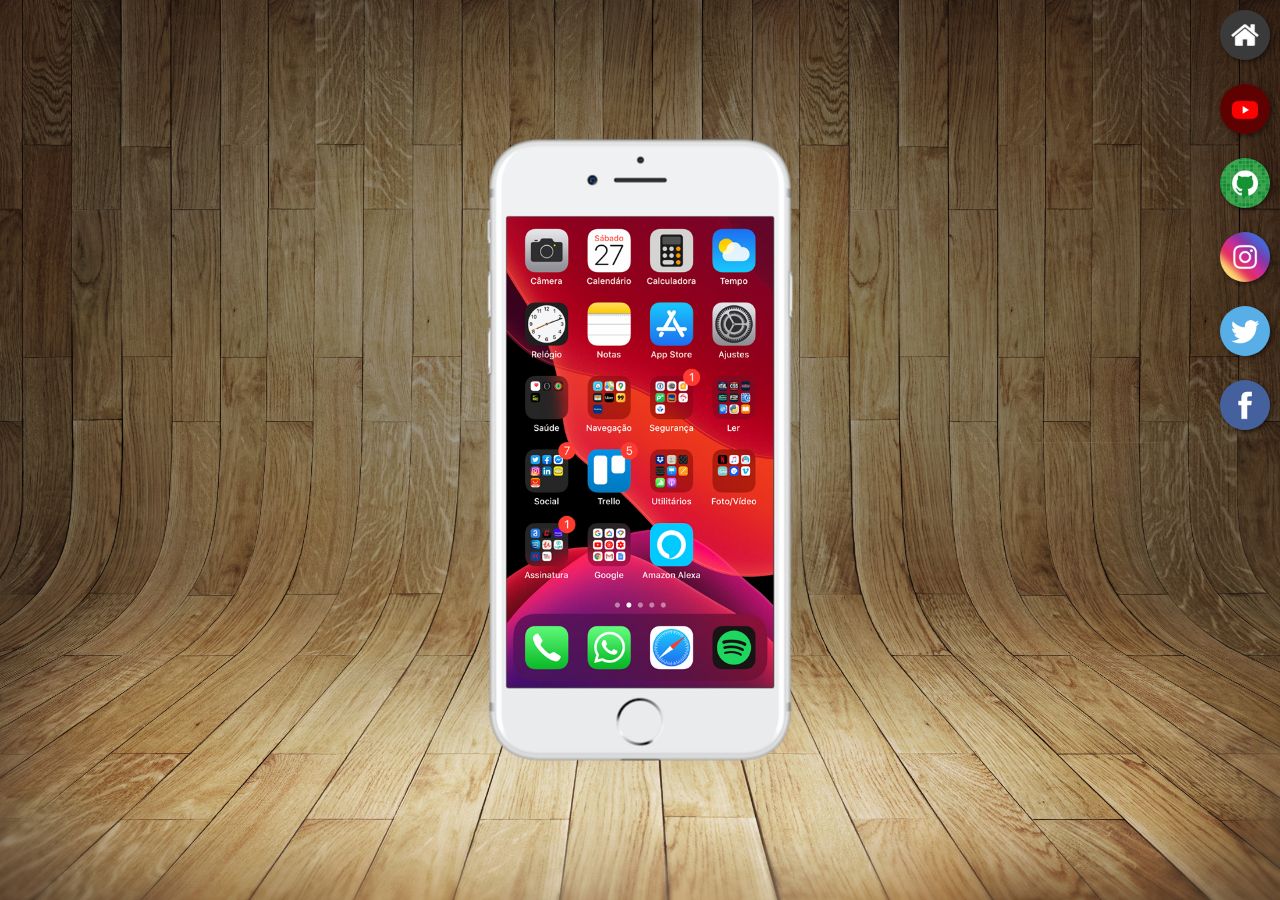
<file: index.html>
<!DOCTYPE html>
<html lang="pt-br">
<head>
    <meta charset="UTF-8">
    <meta http-equiv="X-UA-Compatible" content="IE=edge">
    <meta name="viewport" content="width=device-width, initial-scale=1.0">
    <title>Projeto Redes Sociais</title>
    <link rel="stylesheet" href="estilos/style.css">
    <link rel="shortcut icon" href="favicon.ico" type="image/x-icon">
</head>
<body>
    <main>
        <section id="telefone">
            <iframe src="home.html" frameborder="0" name="tela" id="tela">
                Infelizmente seu navegador não é compativel com a funcionalidade, mas voce pode baixar o google chrome aqui: <a href="https://www.google.com/intl/pt-BR/chrome/">Chrome</a>
            </iframe>
        </section>
        <section id="redes-sociais">
            <a href="imagens/tela-home.jpg" target="tela"><img src="imagens/logo-home.jpg" alt="Home"></a><br>
            <a href="youtube.html" target="tela"><img src="imagens/logo-youtube.jpg" alt="Youtube"></a><br>
            <a href="github.html" target="tela"><img src="imagens/logo-github.jpg" alt="github"></a><br>
            <a href="instagram.html" target="tela"><img src="imagens/logo-instagram.jpg" alt="Instagram"></a><br>
            <a href="twitter.html" target="tela"><img src="imagens/logo-twitter.jpg" alt="Twitter"></a><br>
            <a href="facebook.html" target="tela"><img src="imagens/logo-facebook.jpg" alt="Facebook"></a><br>

        </section>
    </main>


</body>
</html>
</file>
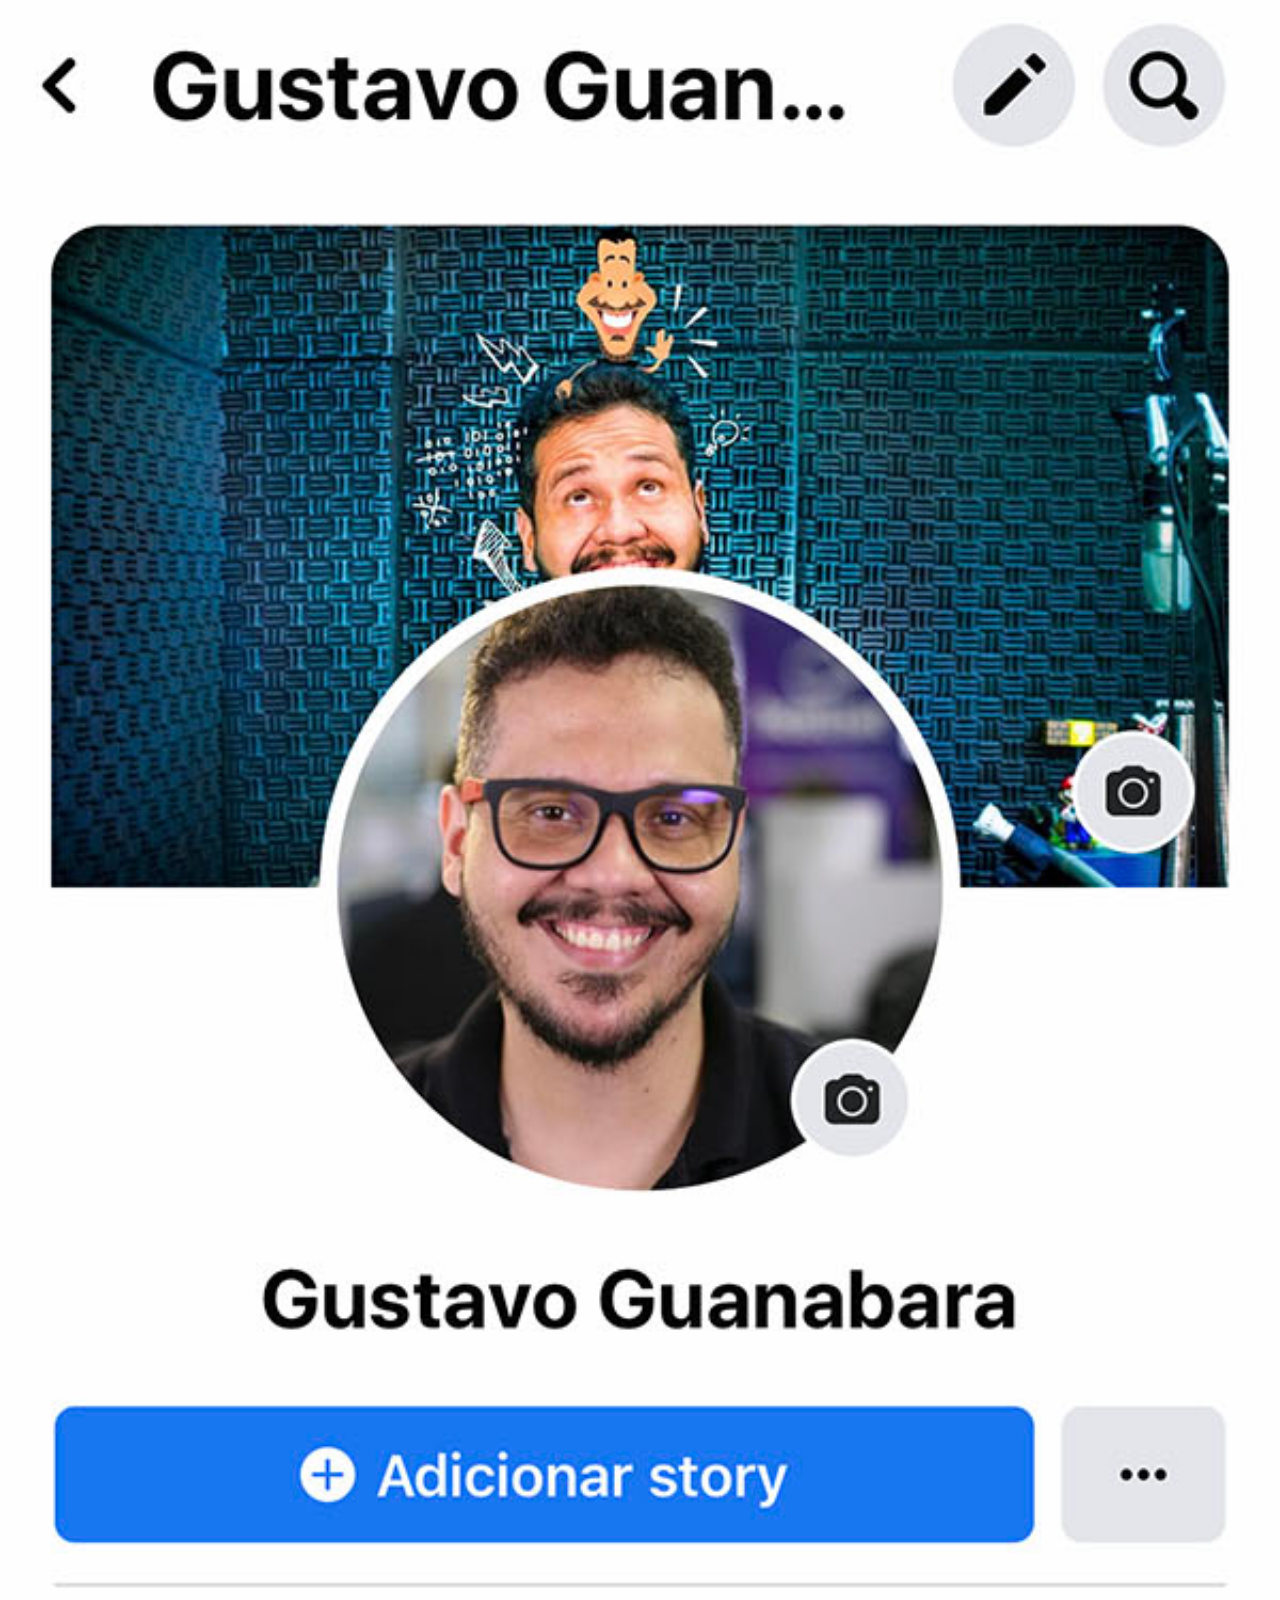
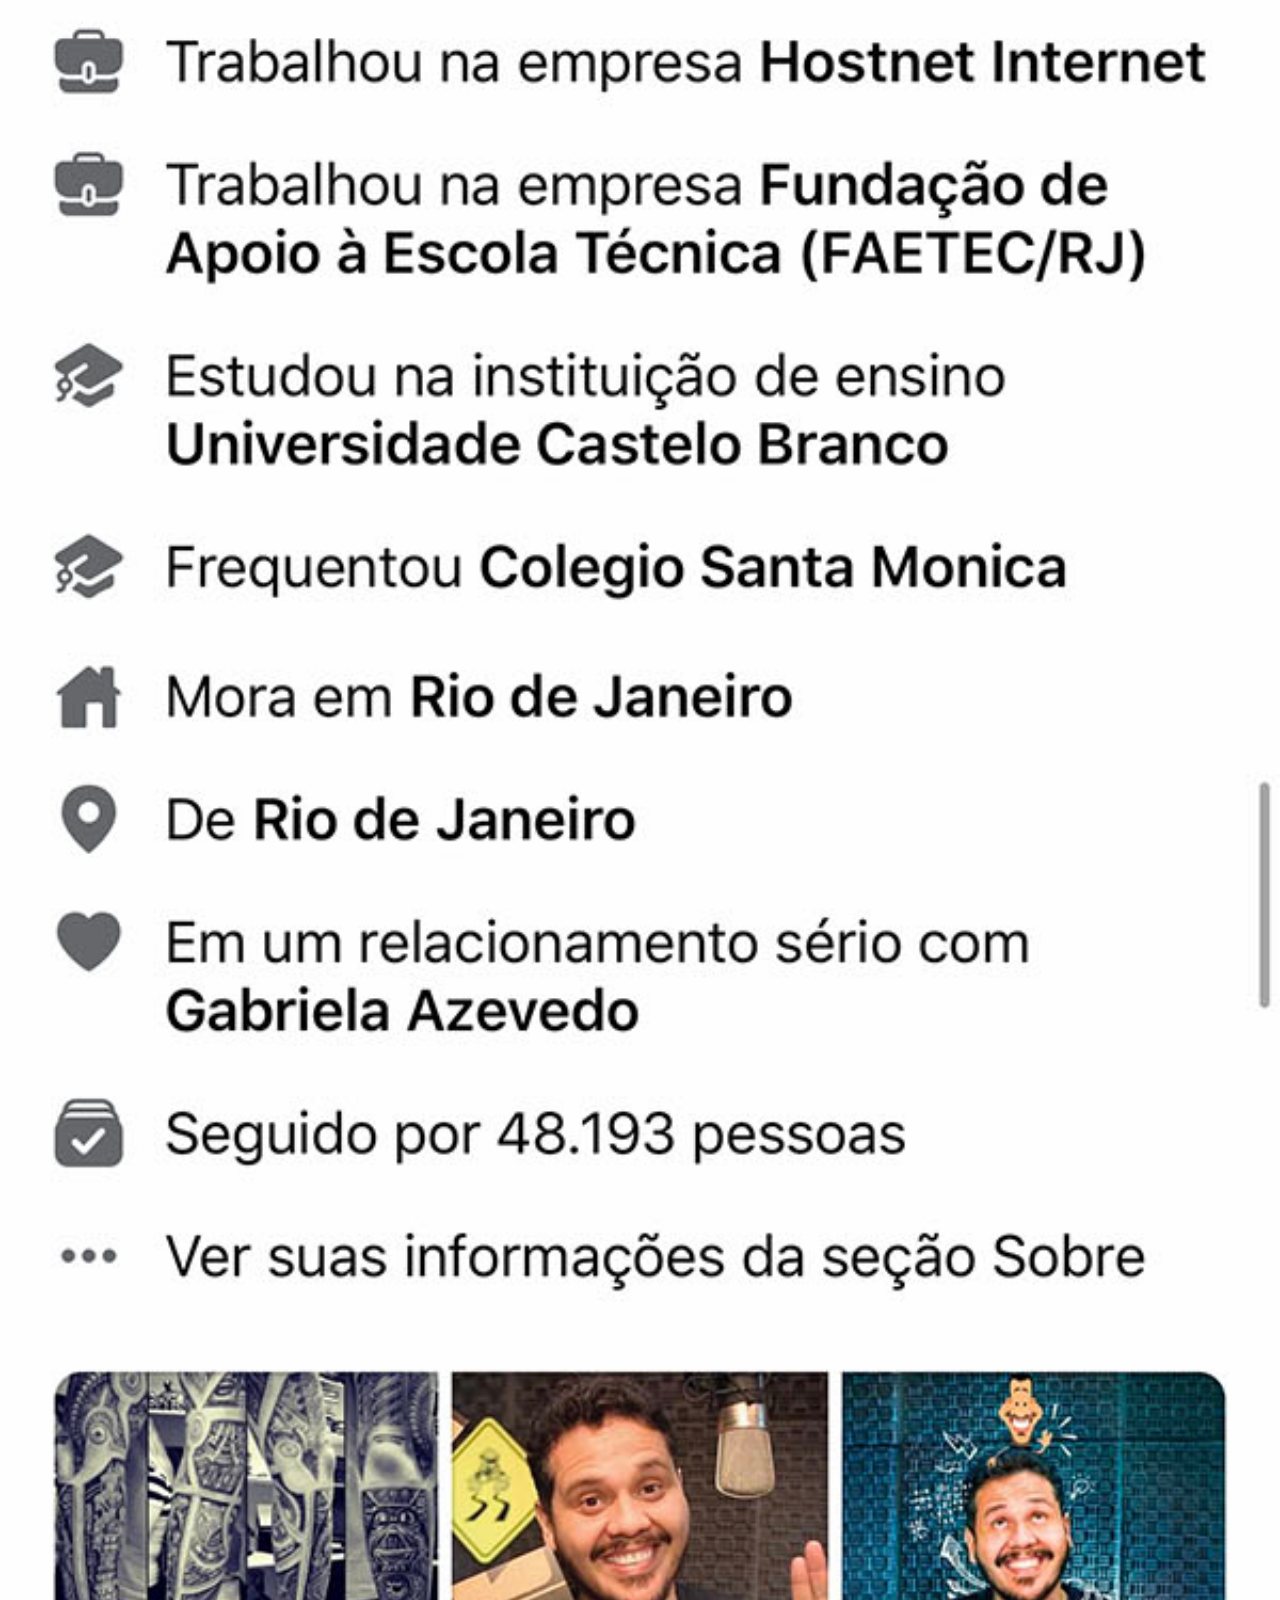
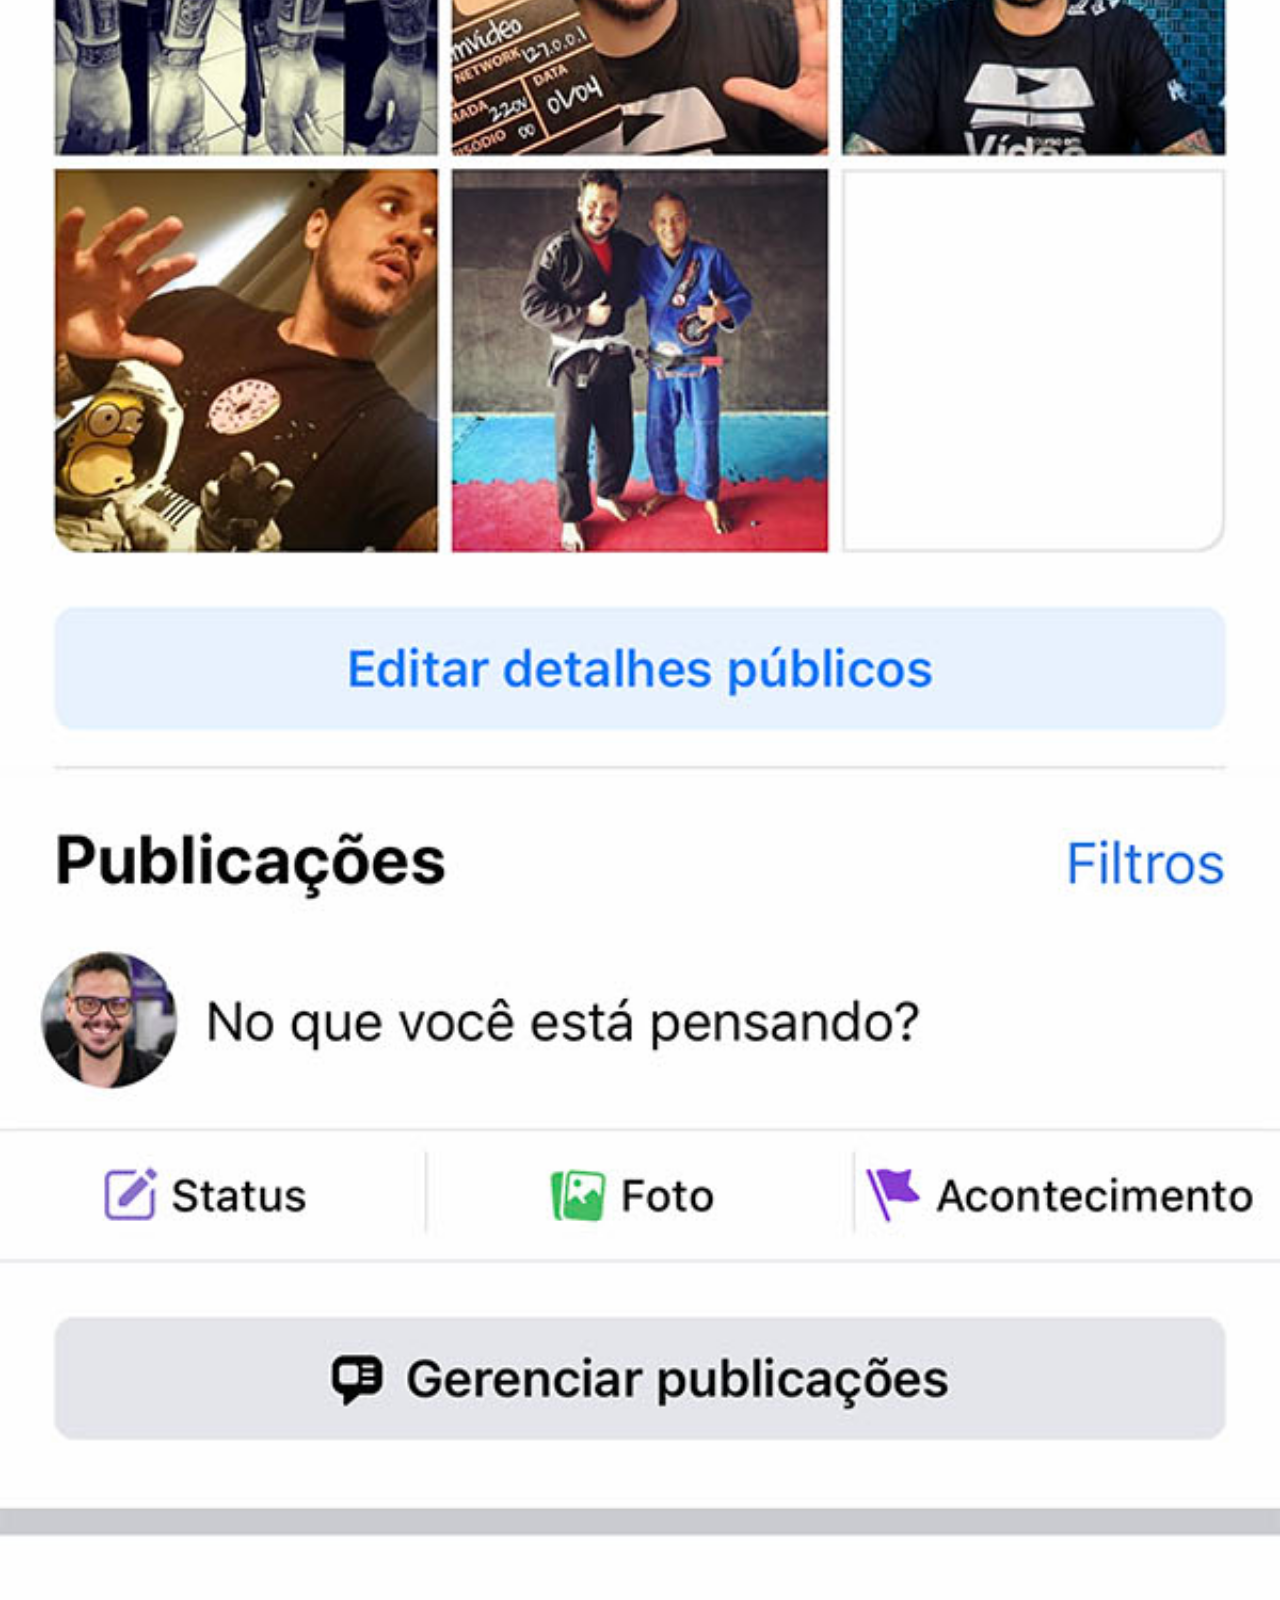
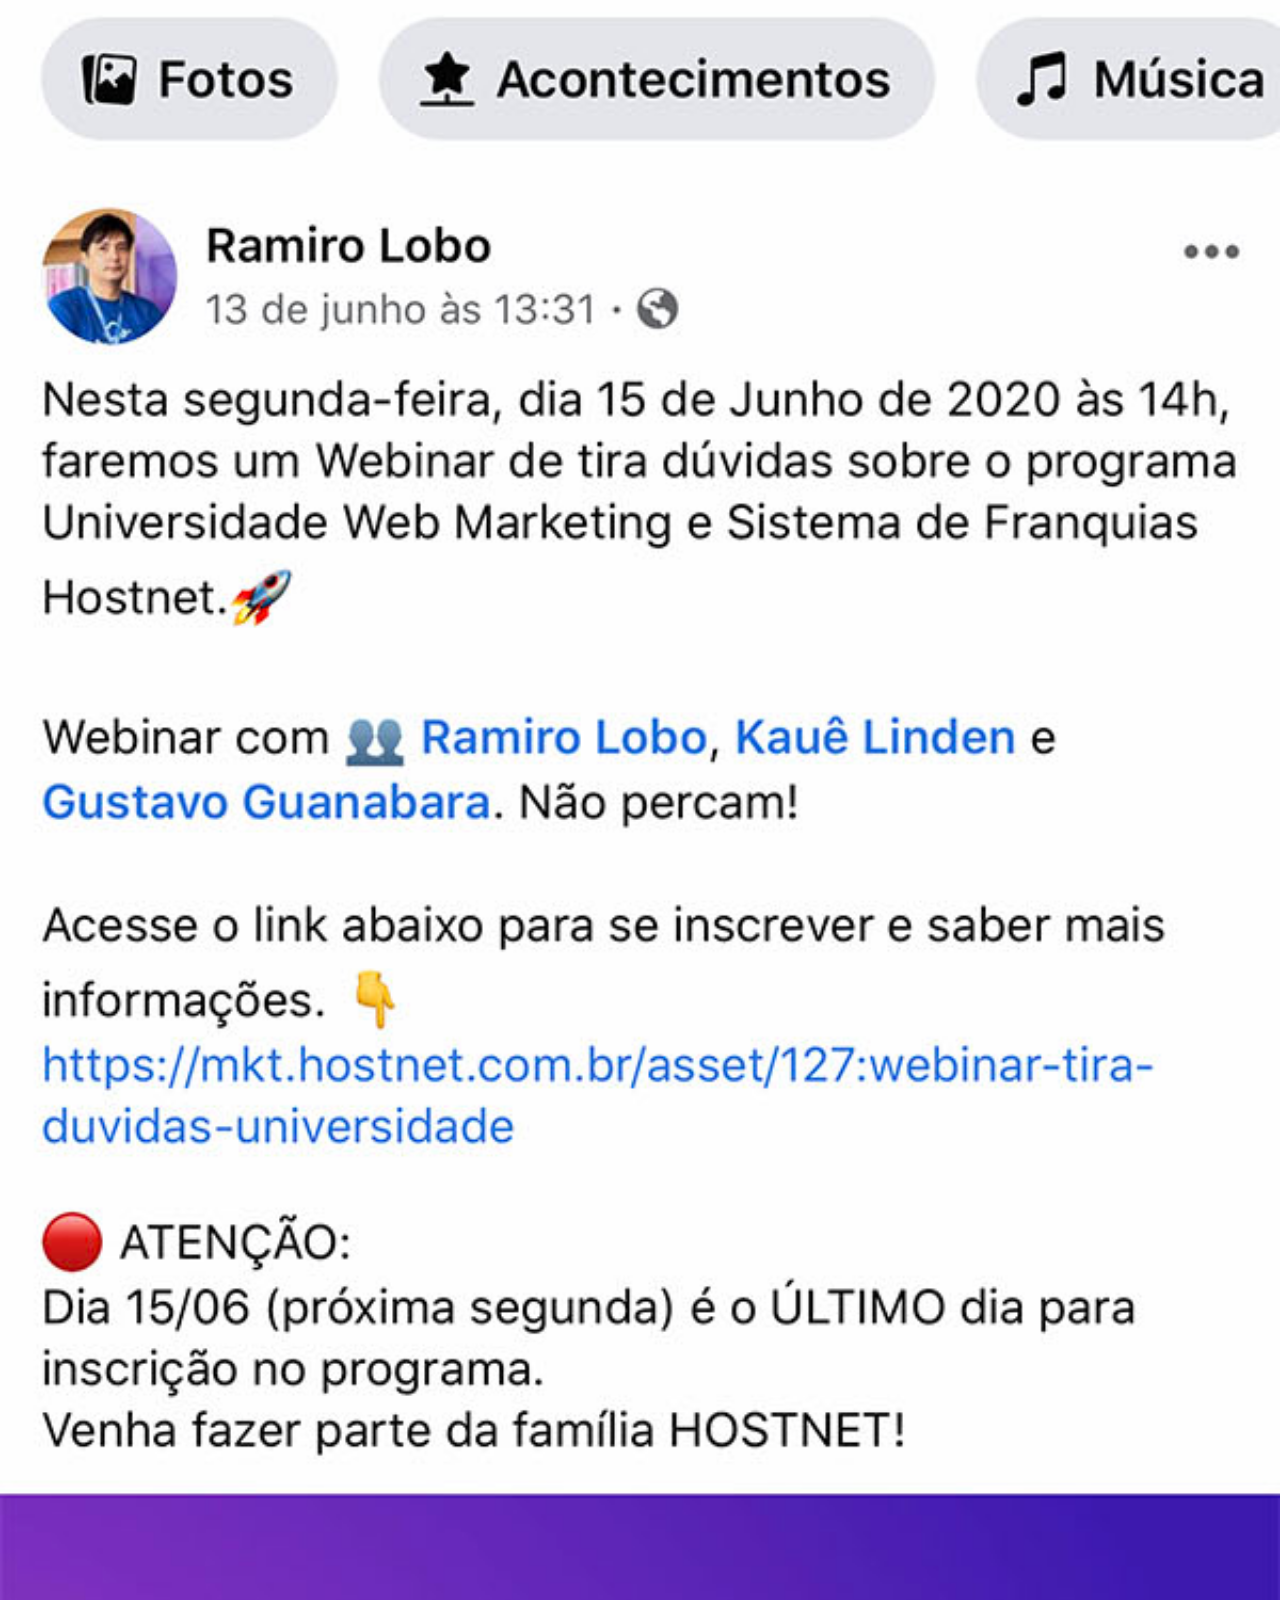
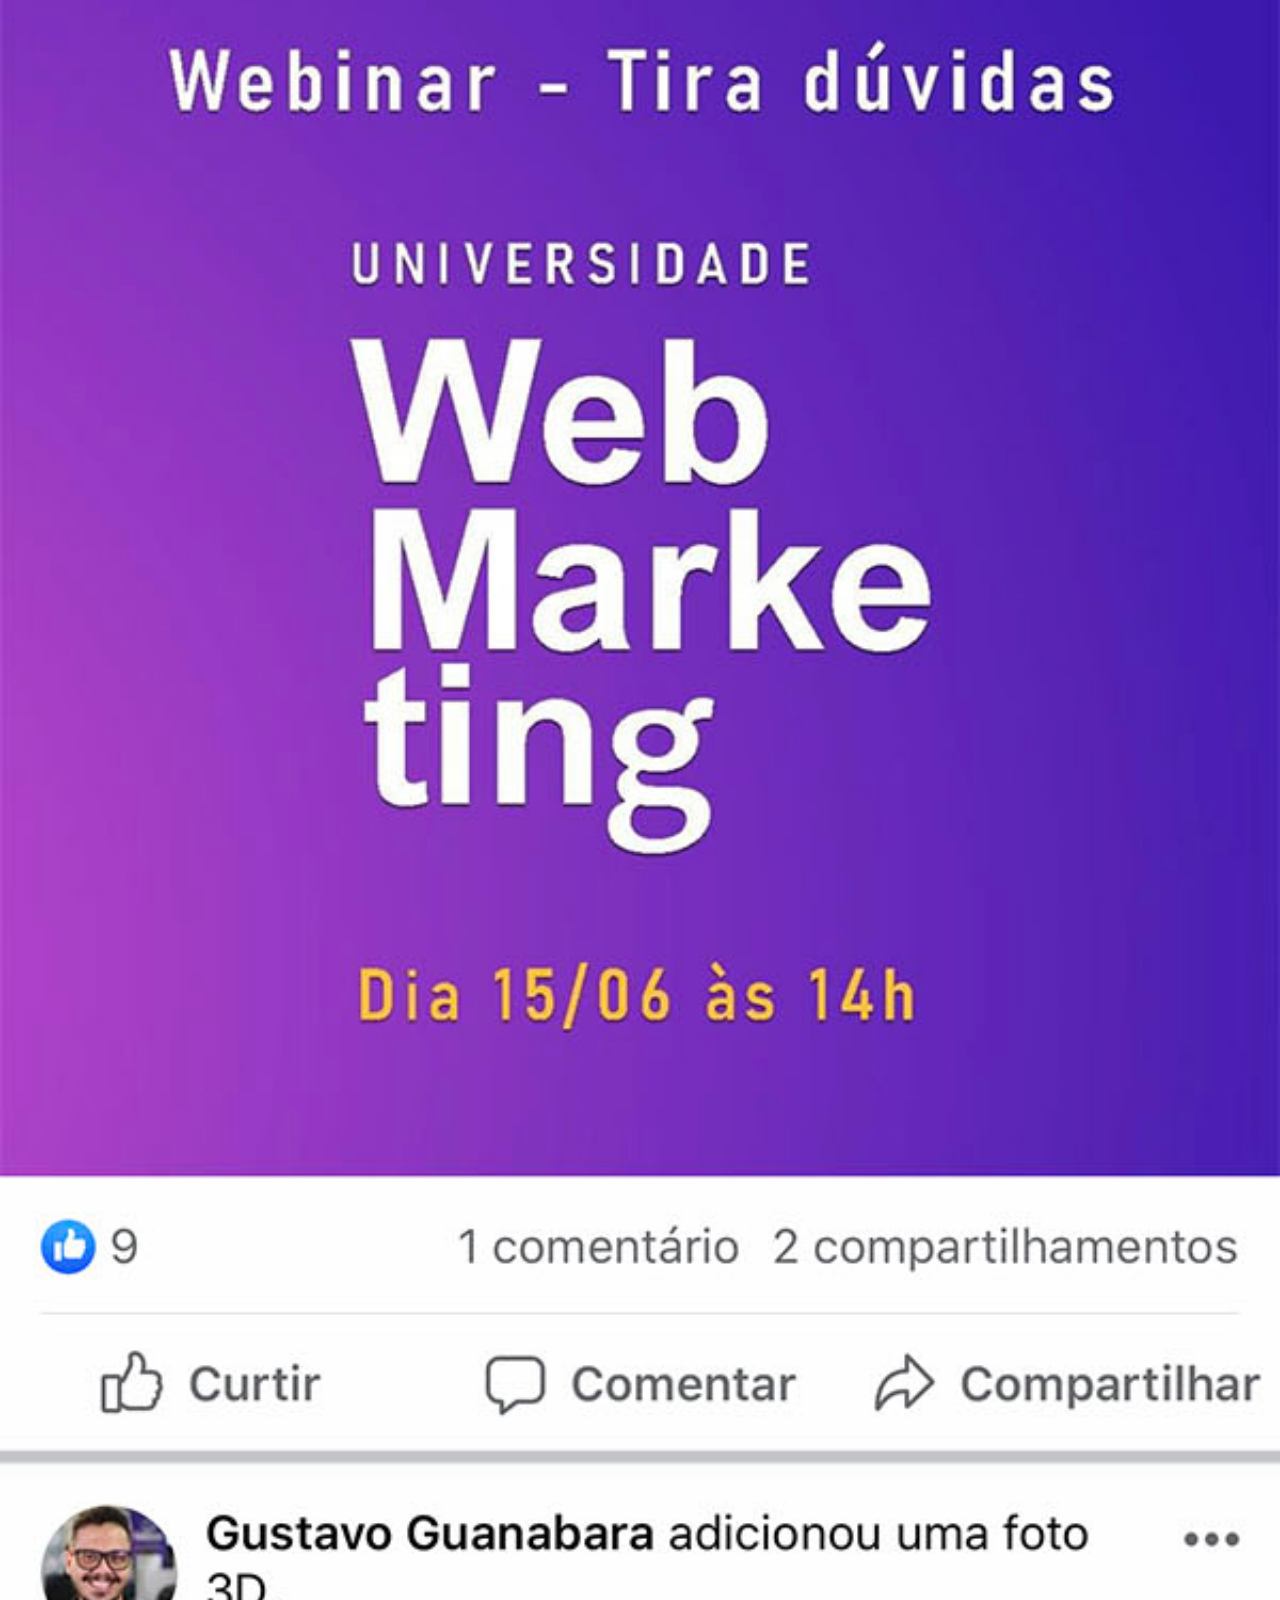
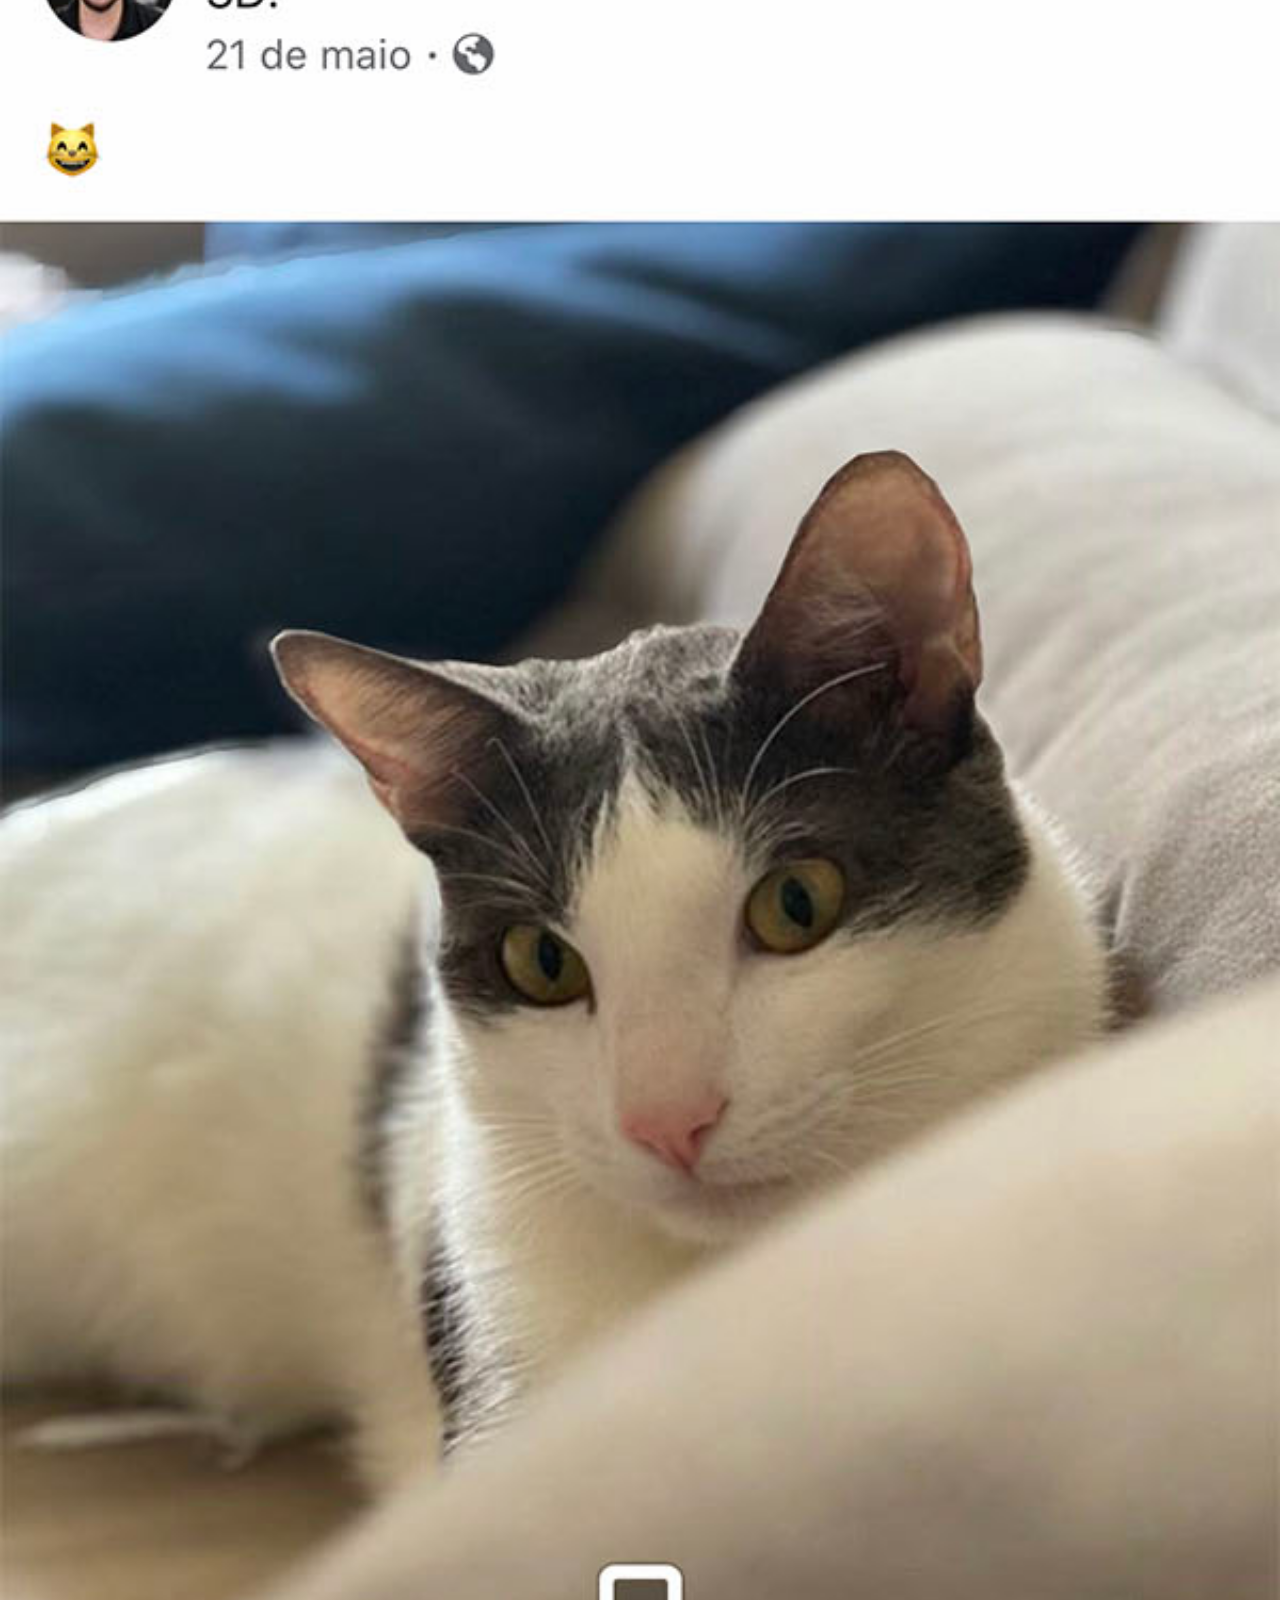
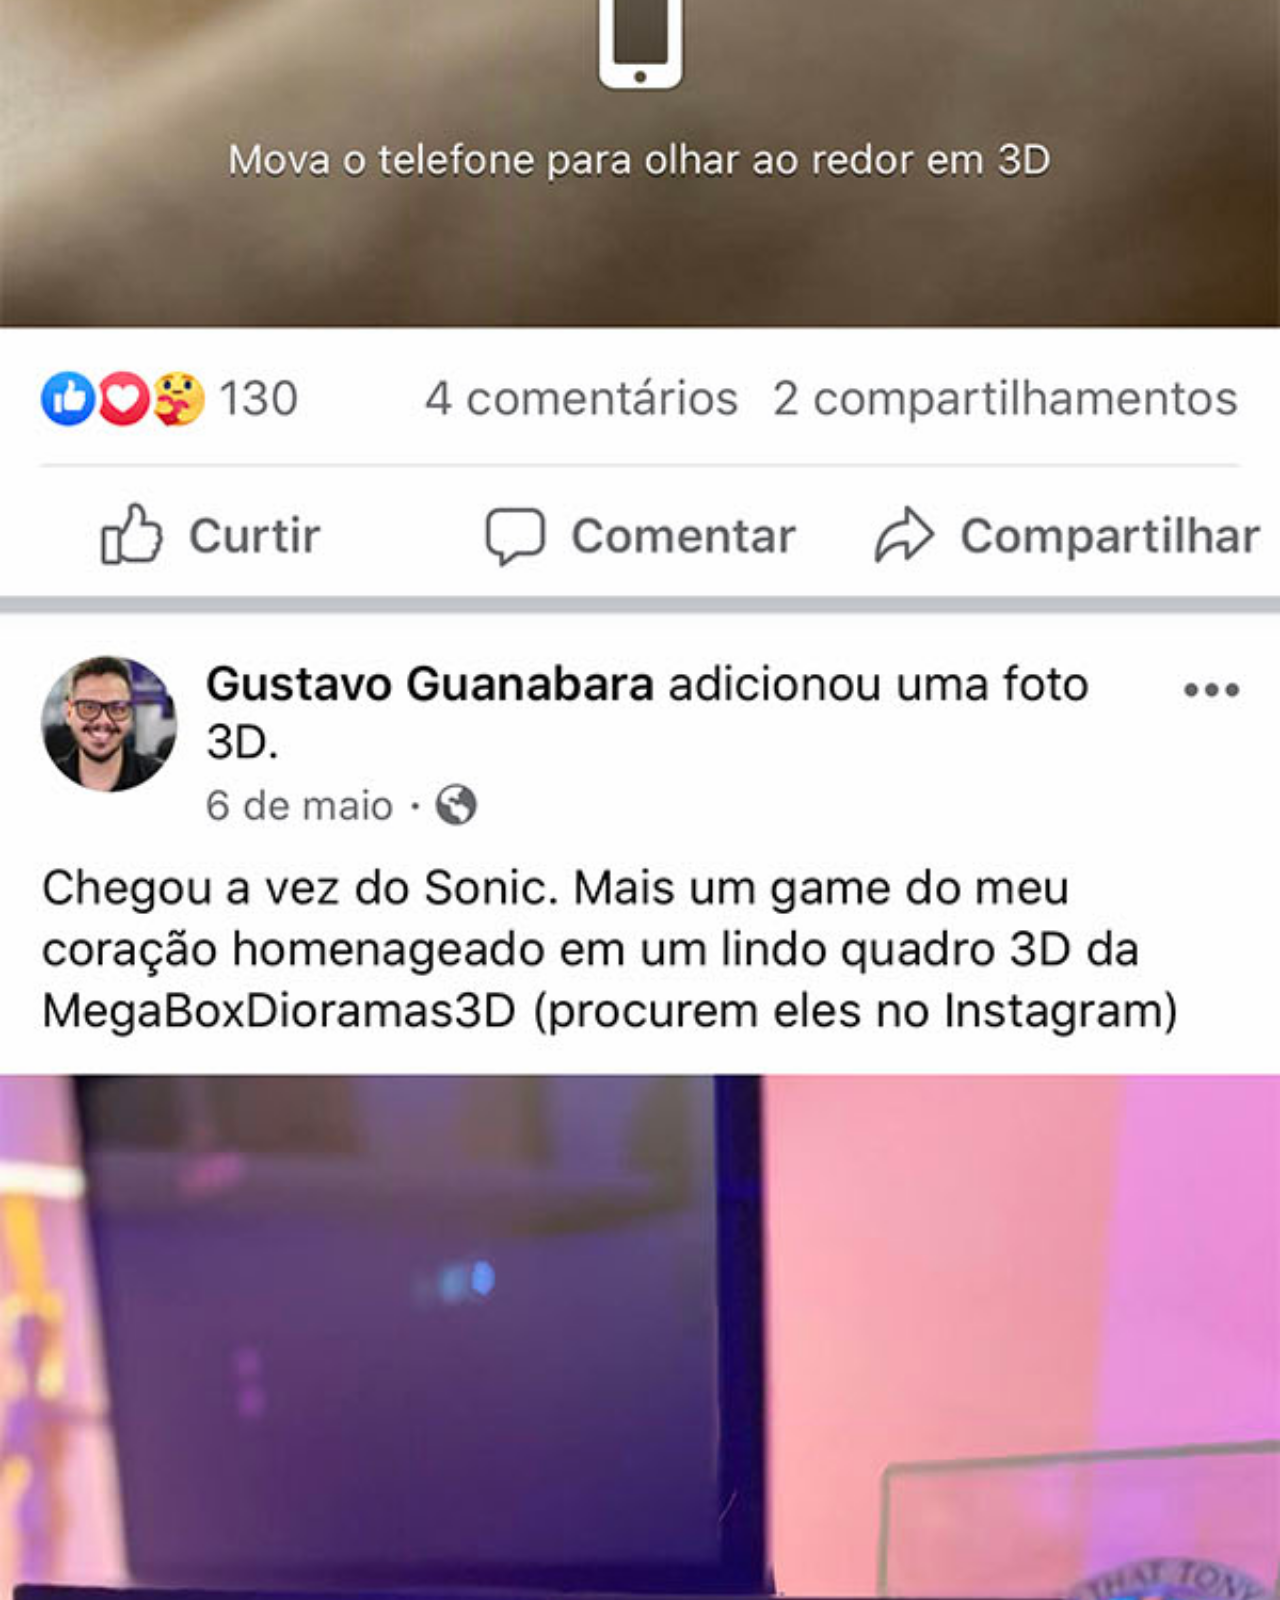
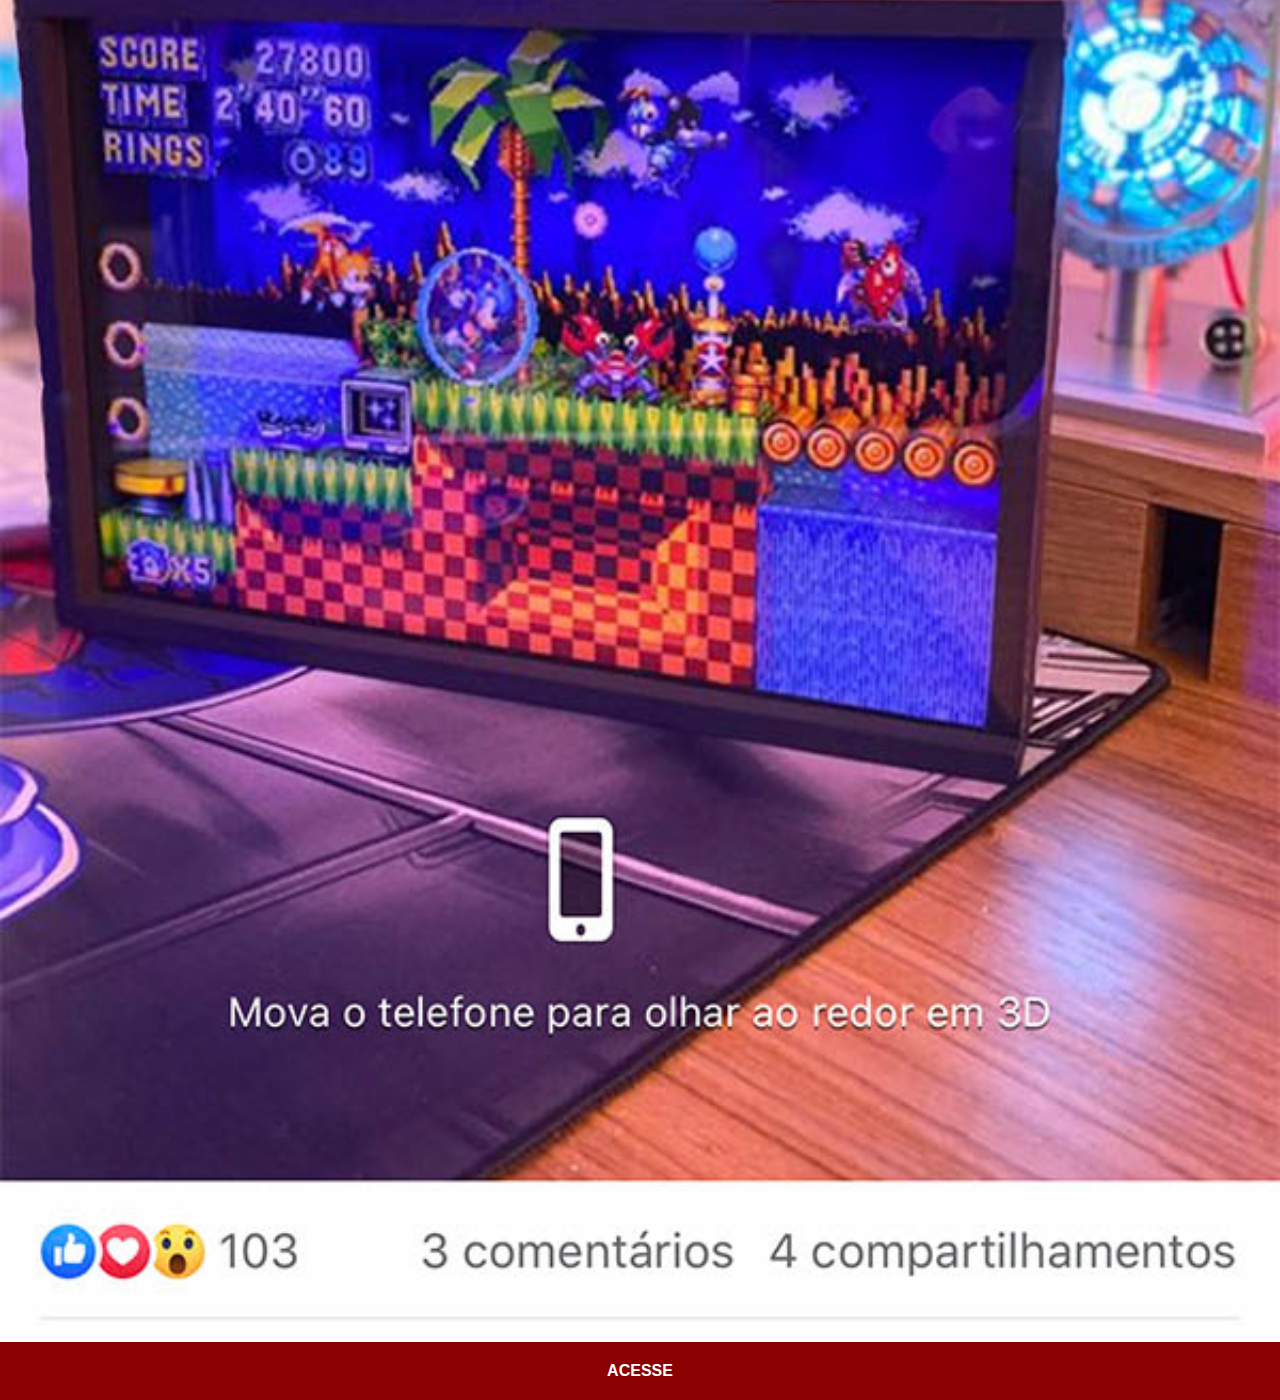
<file: facebook.html>
<!DOCTYPE html>
<html lang="pt-br">
<head>
    <meta charset="UTF-8">
    <meta http-equiv="X-UA-Compatible" content="IE=edge">
    <meta name="viewport" content="width=device-width, initial-scale=1.0">
    <title>Facebook</title>
    <link rel="stylesheet" href="estilos/socials.css">
</head>
<body>
    <img src="imagens/tela-facebook.jpg" alt="facebook">
    <a href="#">ACESSE</a>
</body>
</html>
</file>
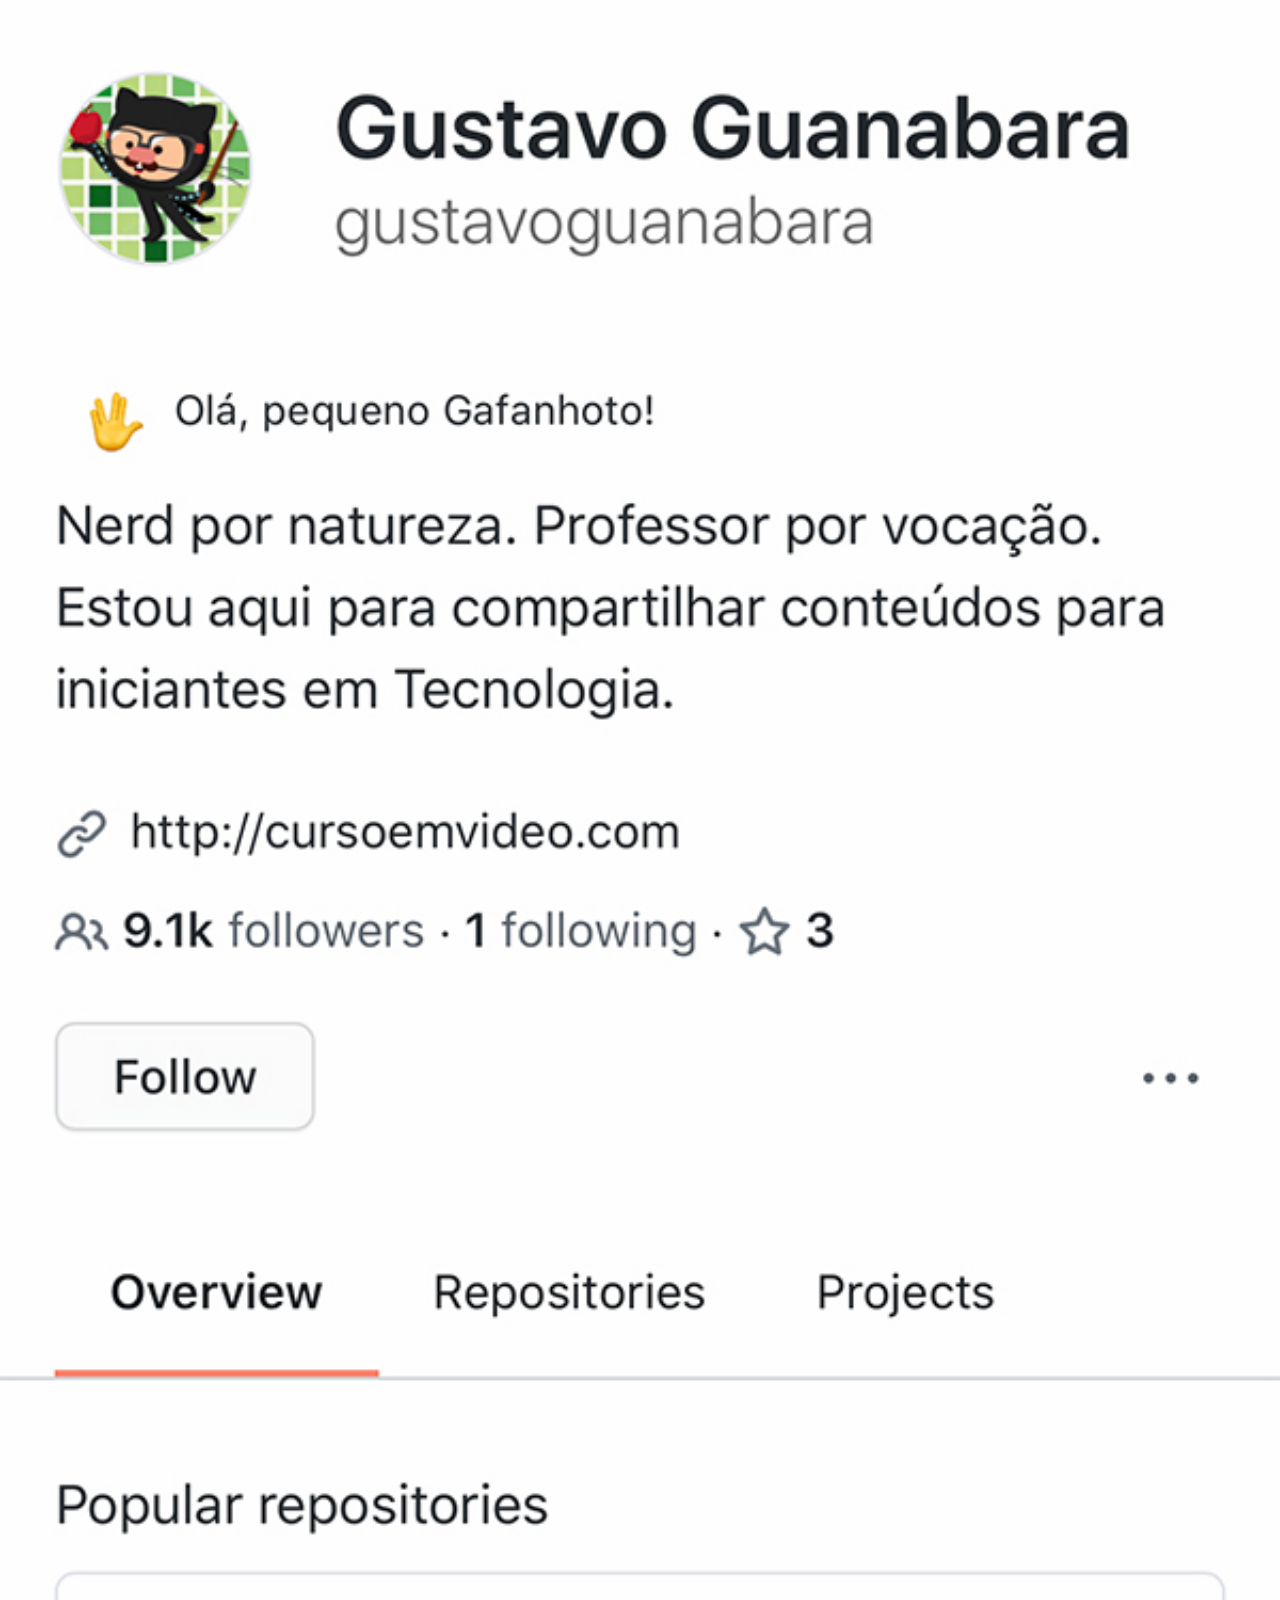
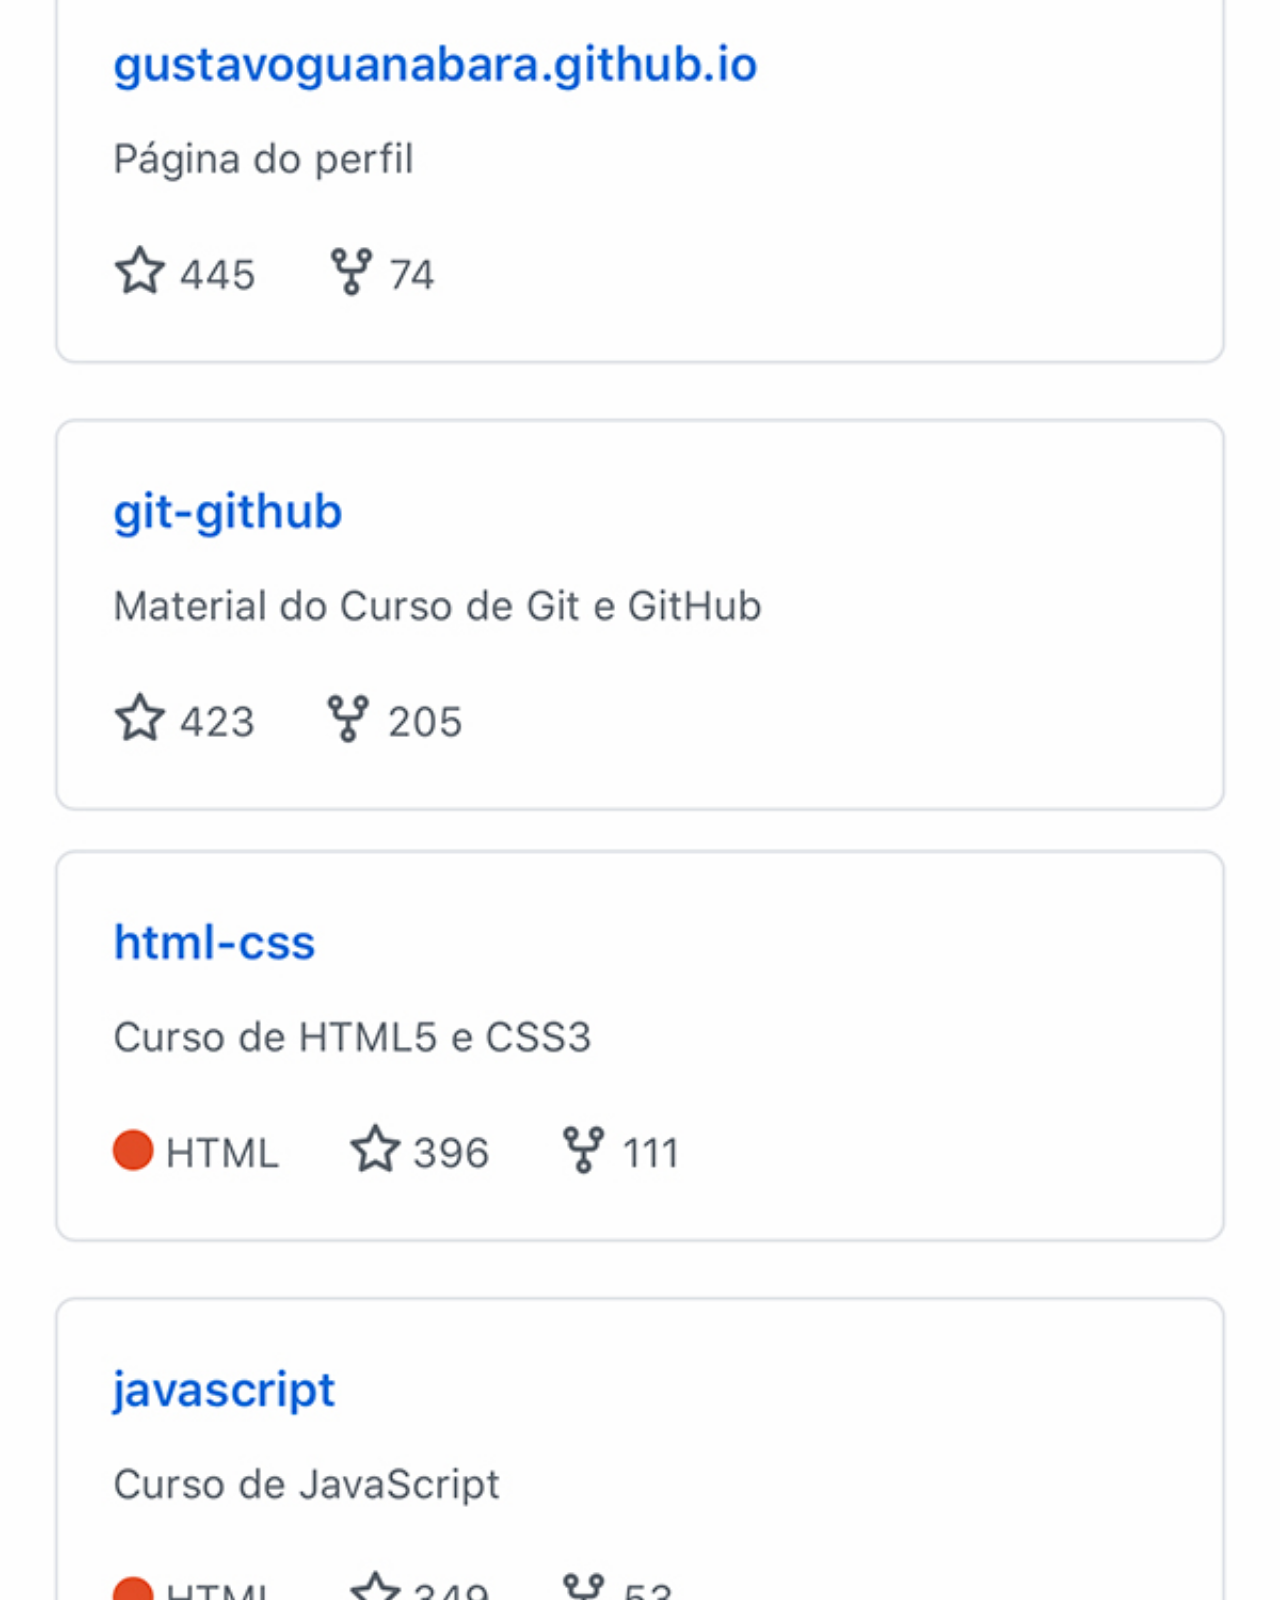
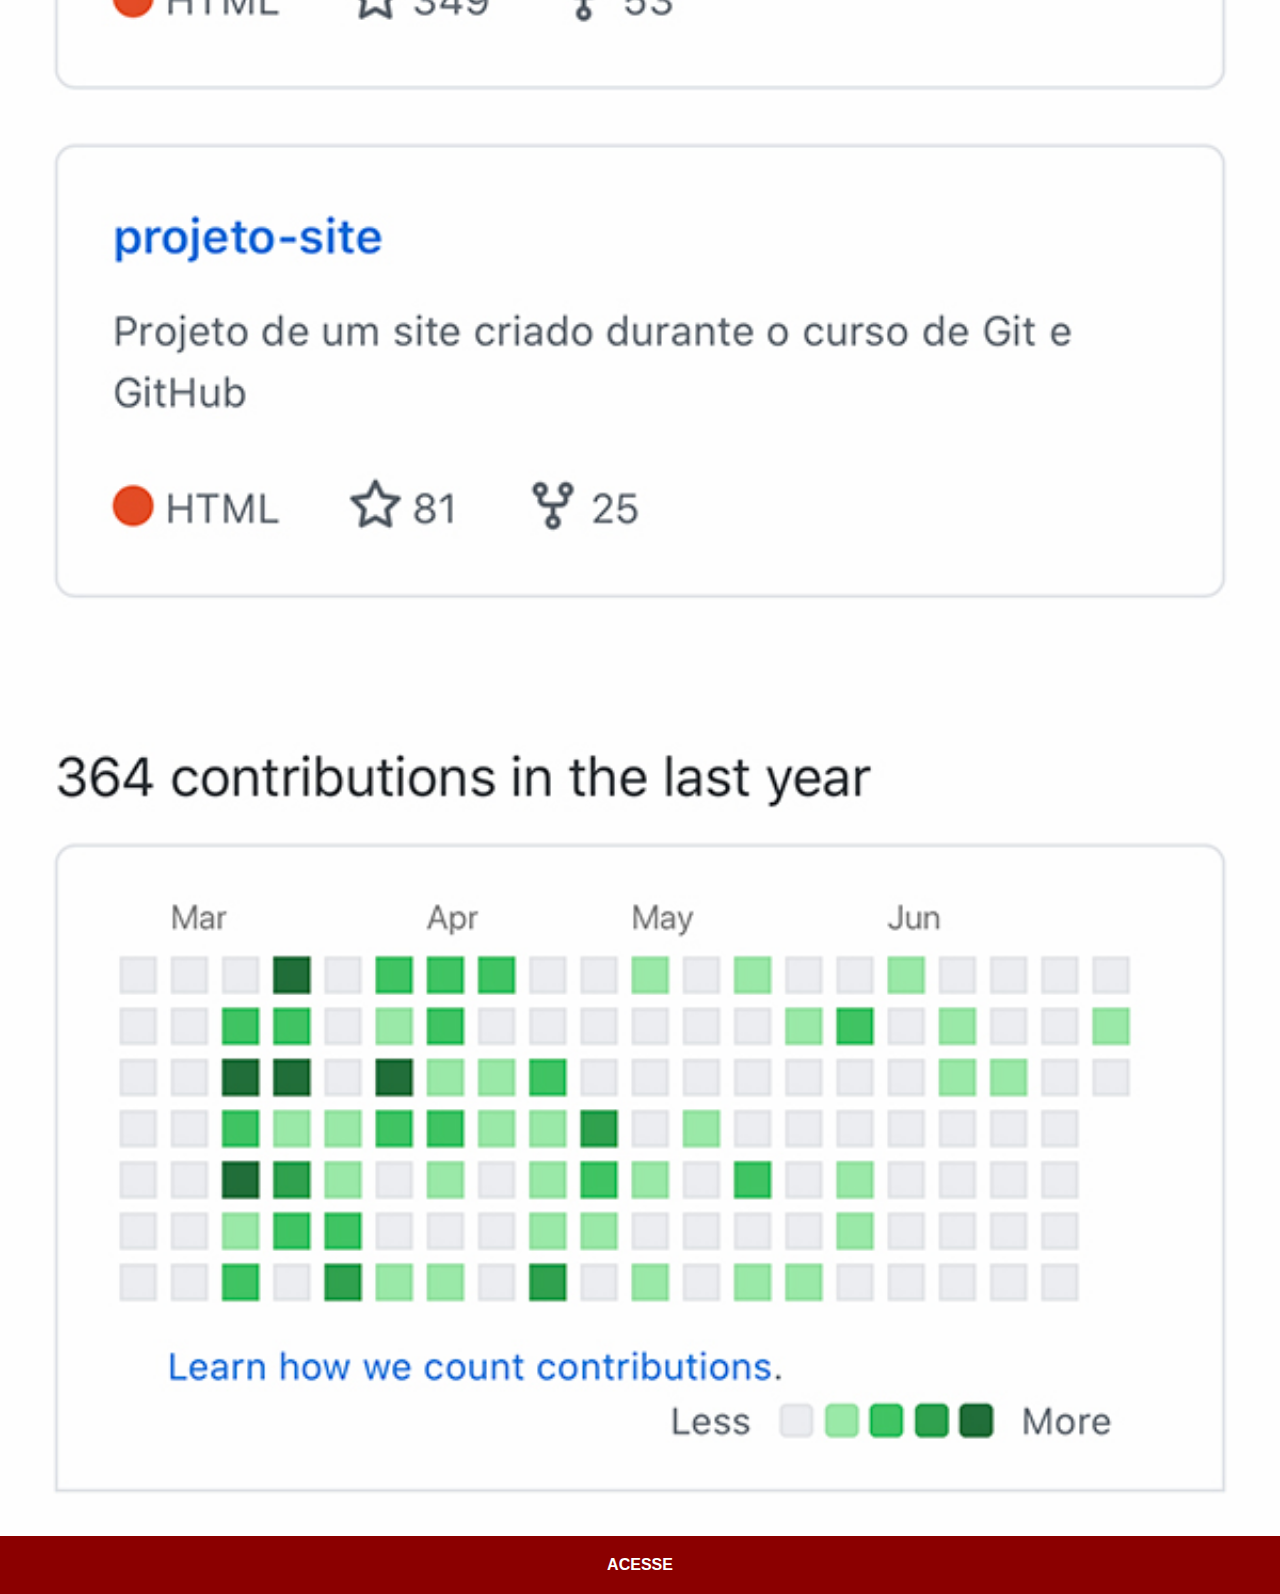
<file: github.html>
<!DOCTYPE html>
<html lang="pt-br">
<head>
    <meta charset="UTF-8">
    <meta http-equiv="X-UA-Compatible" content="IE=edge">
    <meta name="viewport" content="width=device-width, initial-scale=1.0">
    <title>Github</title>
    <link rel="stylesheet" href="estilos/socials.css">
</head>
<body>
    <img src="imagens/tela-github.jpg" alt="youtube">
    <a href="https://gustavoguanabara.github.io" target="_blank">ACESSE</a>
</body>
</html>
</file>
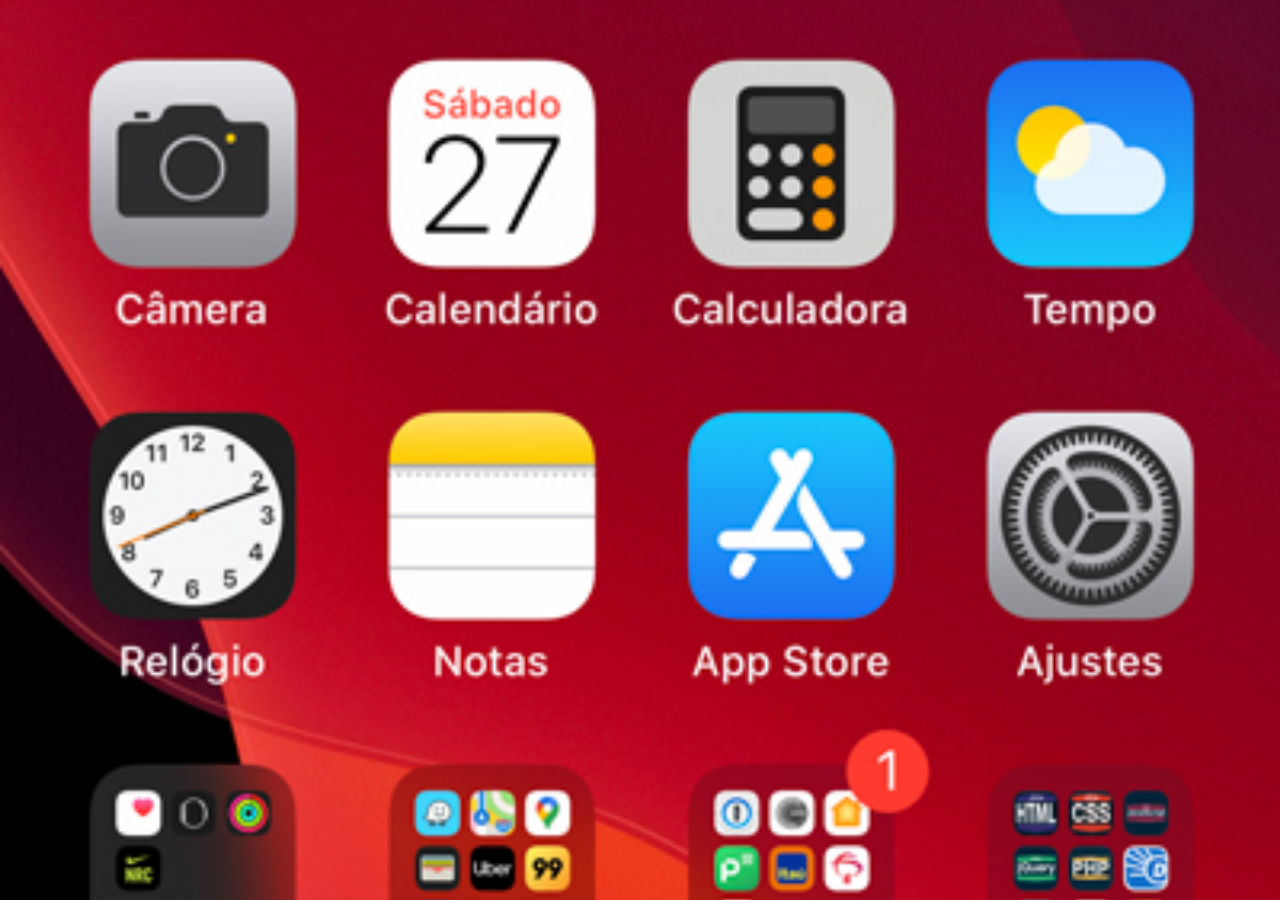
<file: home.html>
<!DOCTYPE html>
<html lang="pt-br">
<head>
    <meta charset="UTF-8">
    <meta http-equiv="X-UA-Compatible" content="IE=edge">
    <meta name="viewport" content="width=device-width, initial-scale=1.0">
    <title>Home</title>
    <style>
        *{
            margin: 0px;
            padding: 0px;
        }

        body {
            width: 100vw;
            height: 100vh;
            background: #0000 url(imagens/tela-home.jpg) no-repeat top center;
            background-size: cover
        }

    </style>
</head>
<body>
    
</body>
</html>
</file>
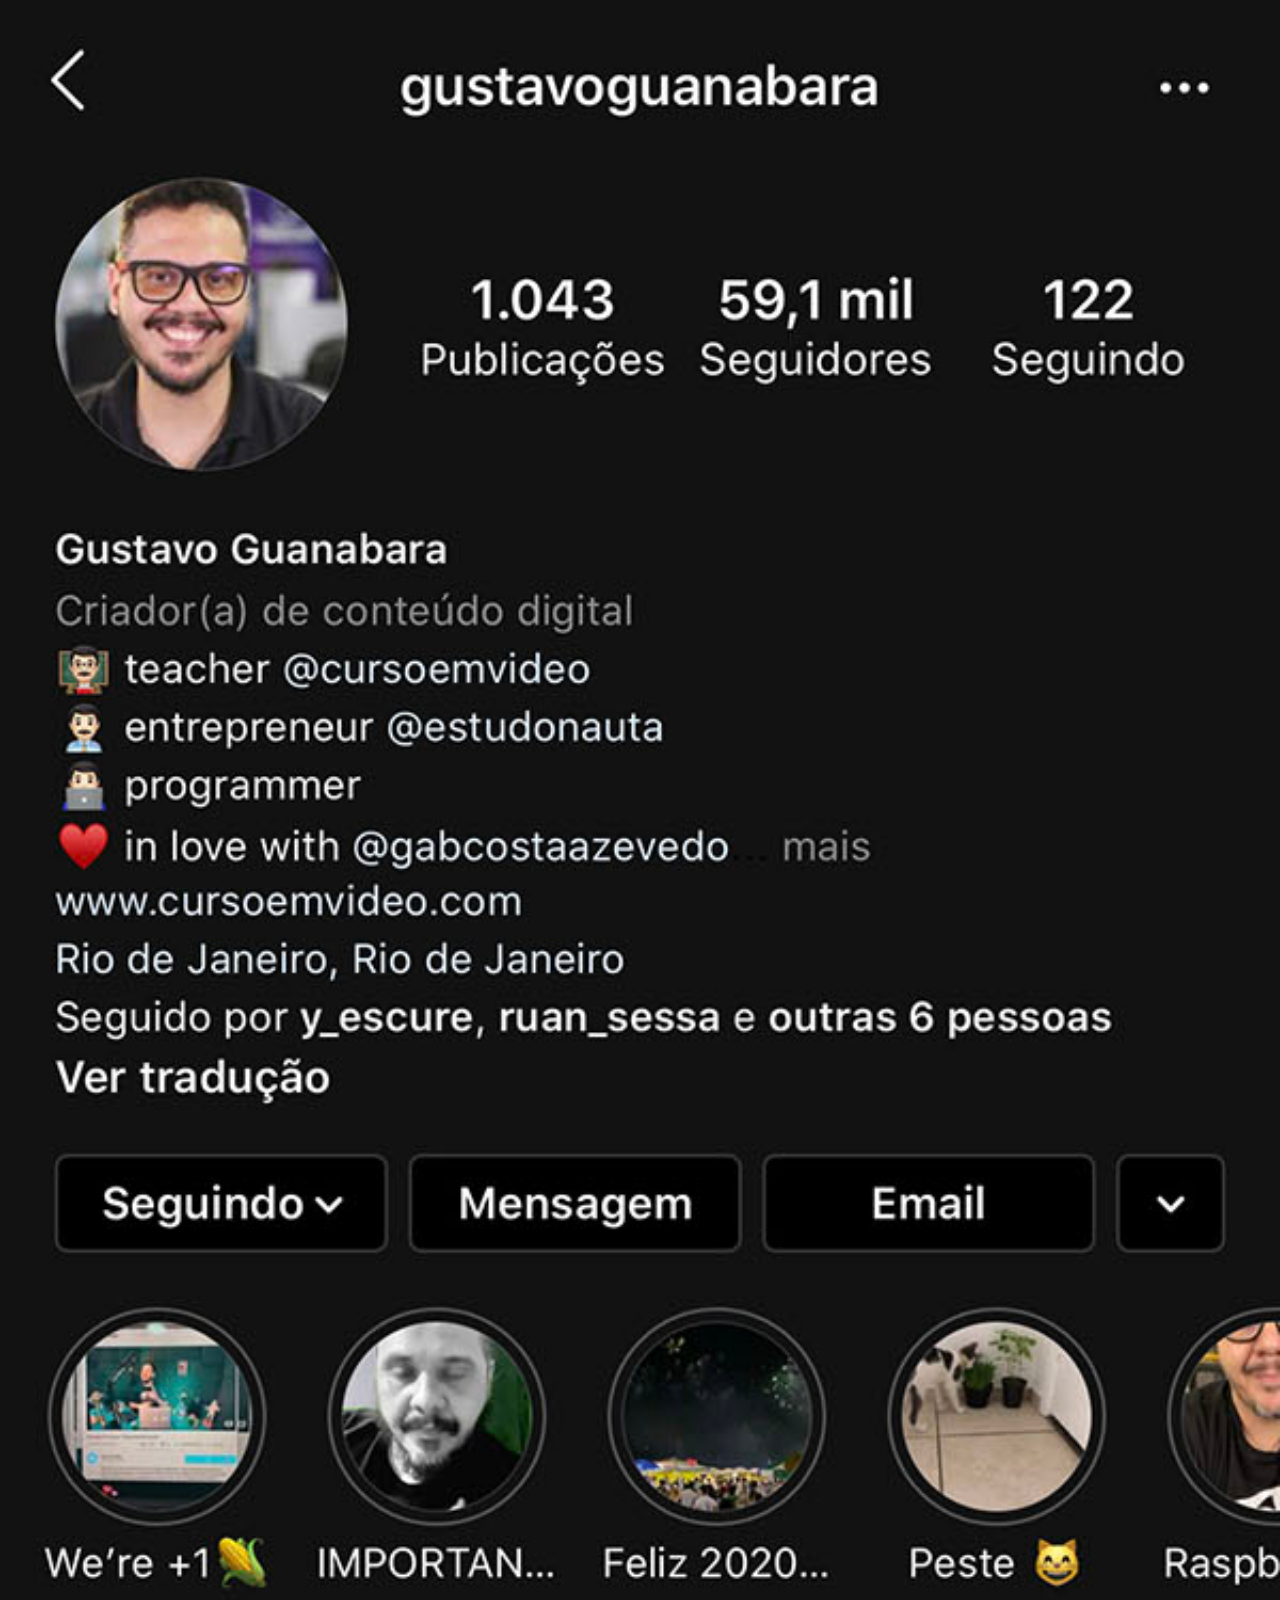
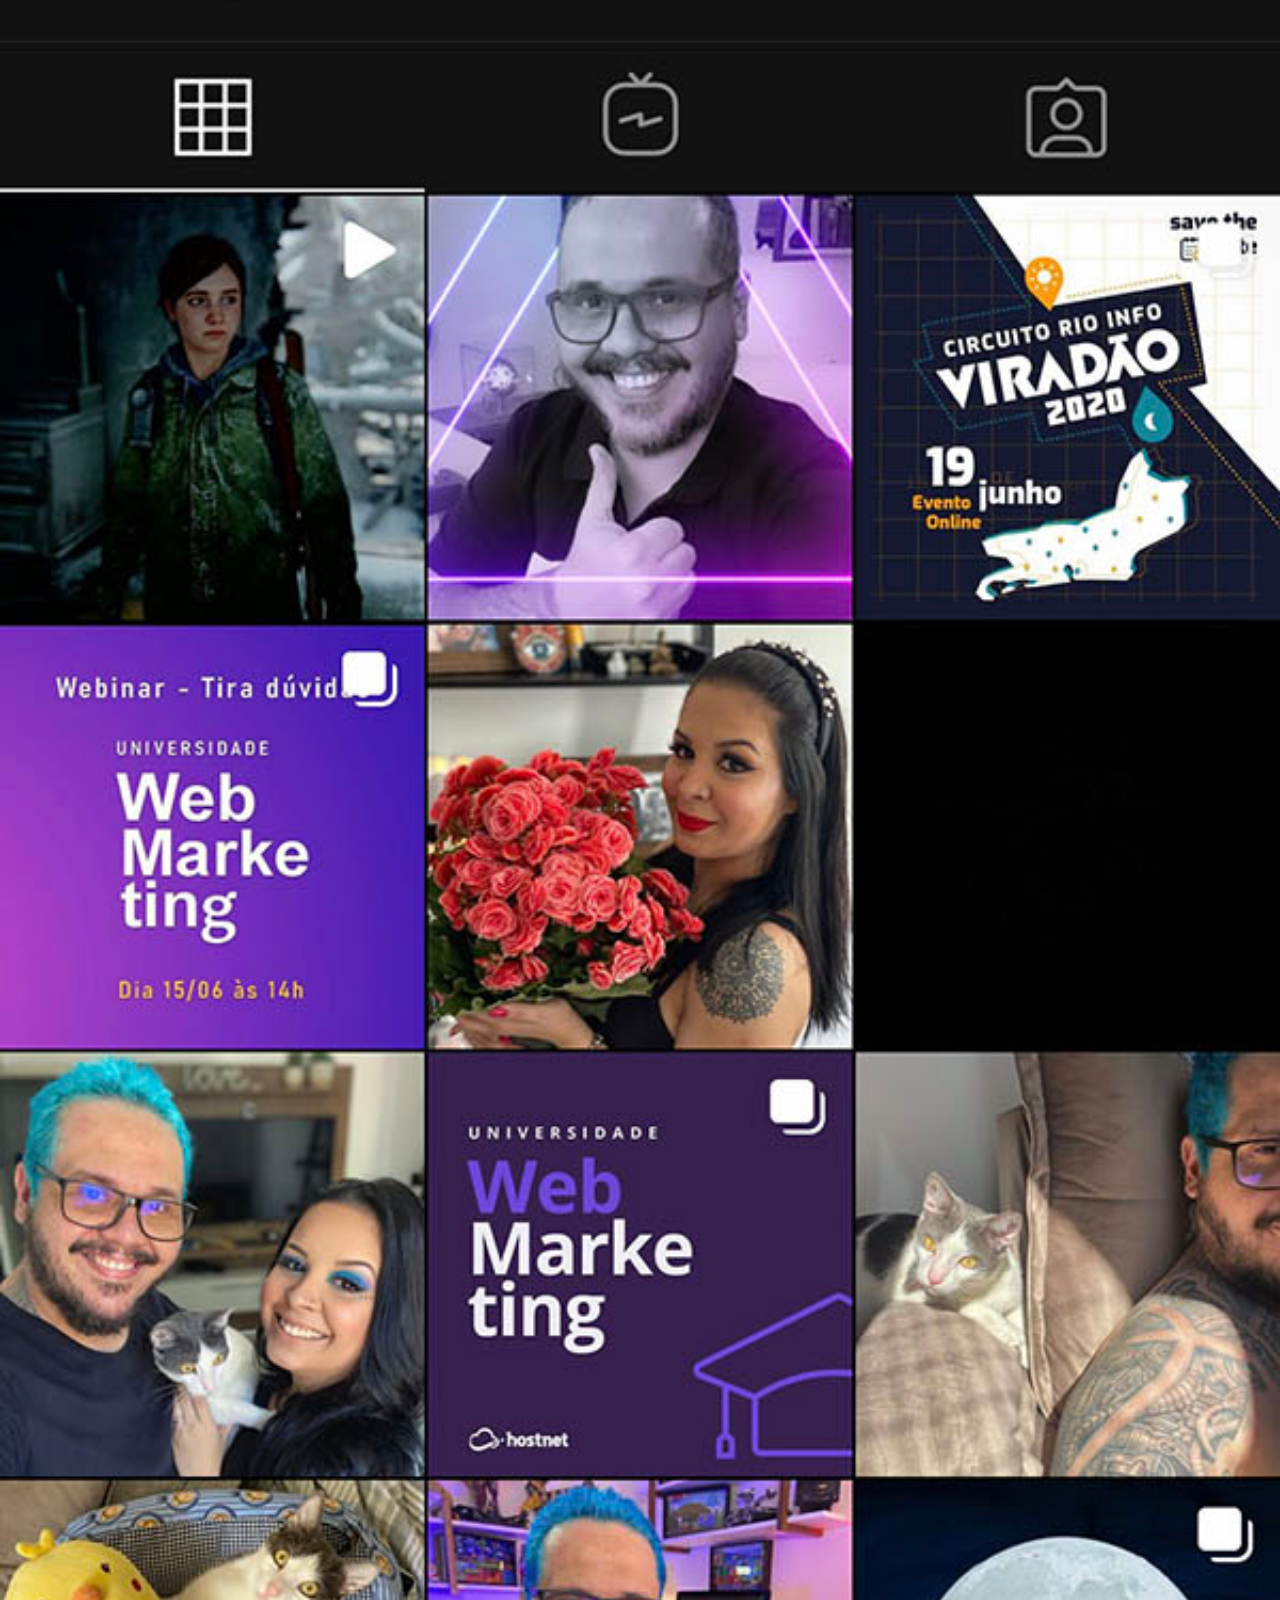
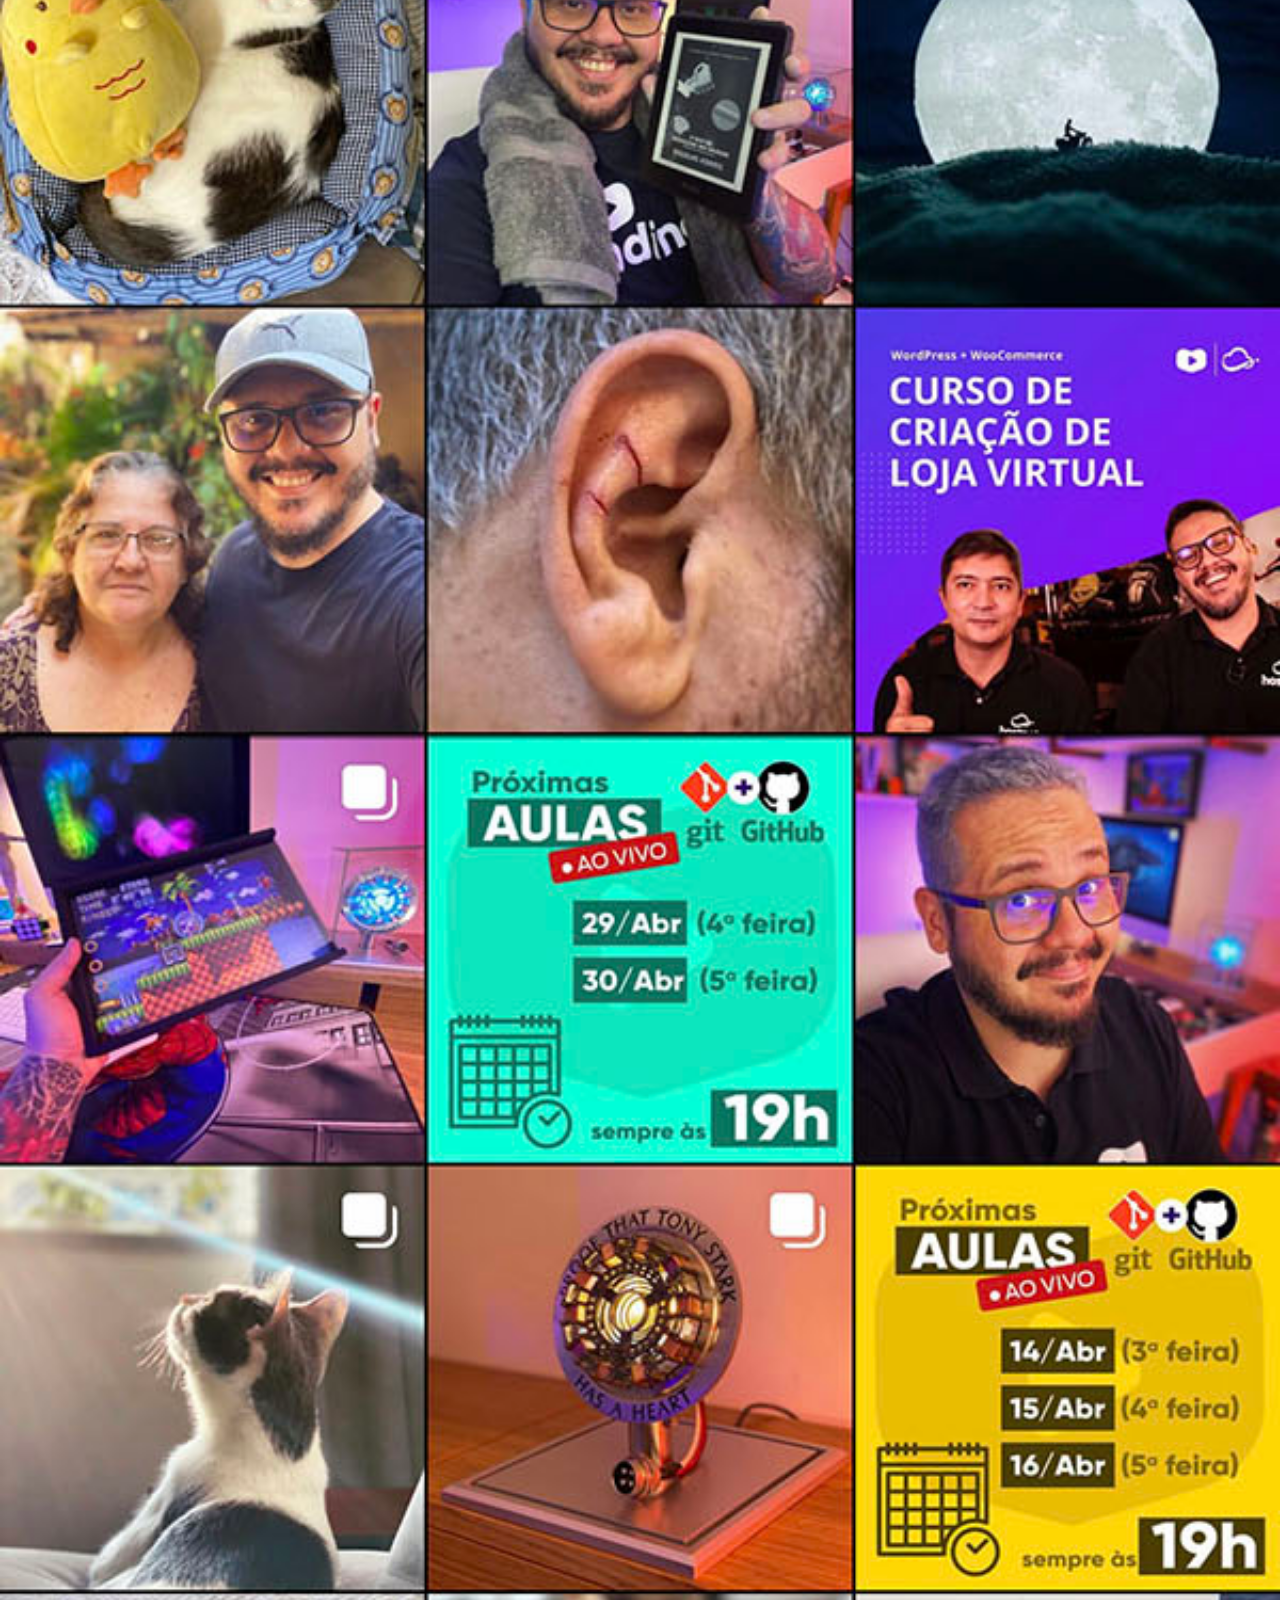
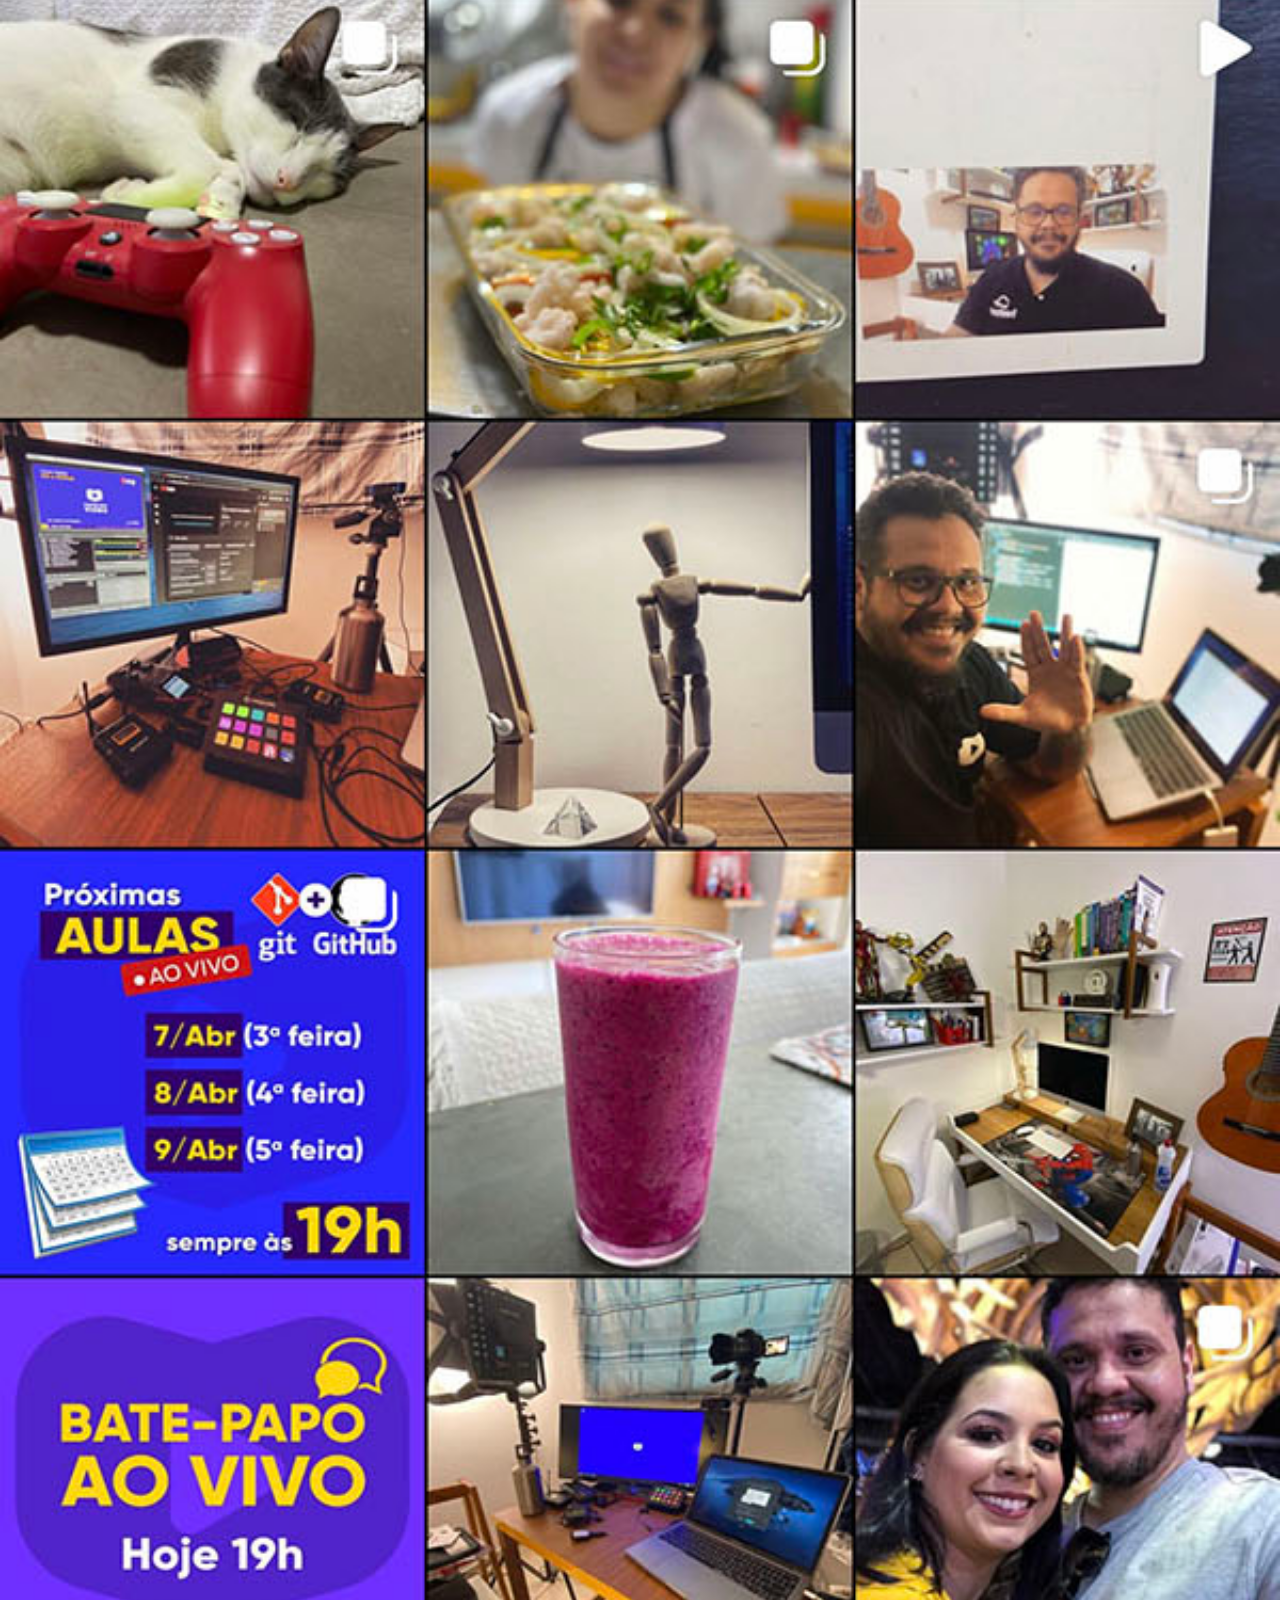
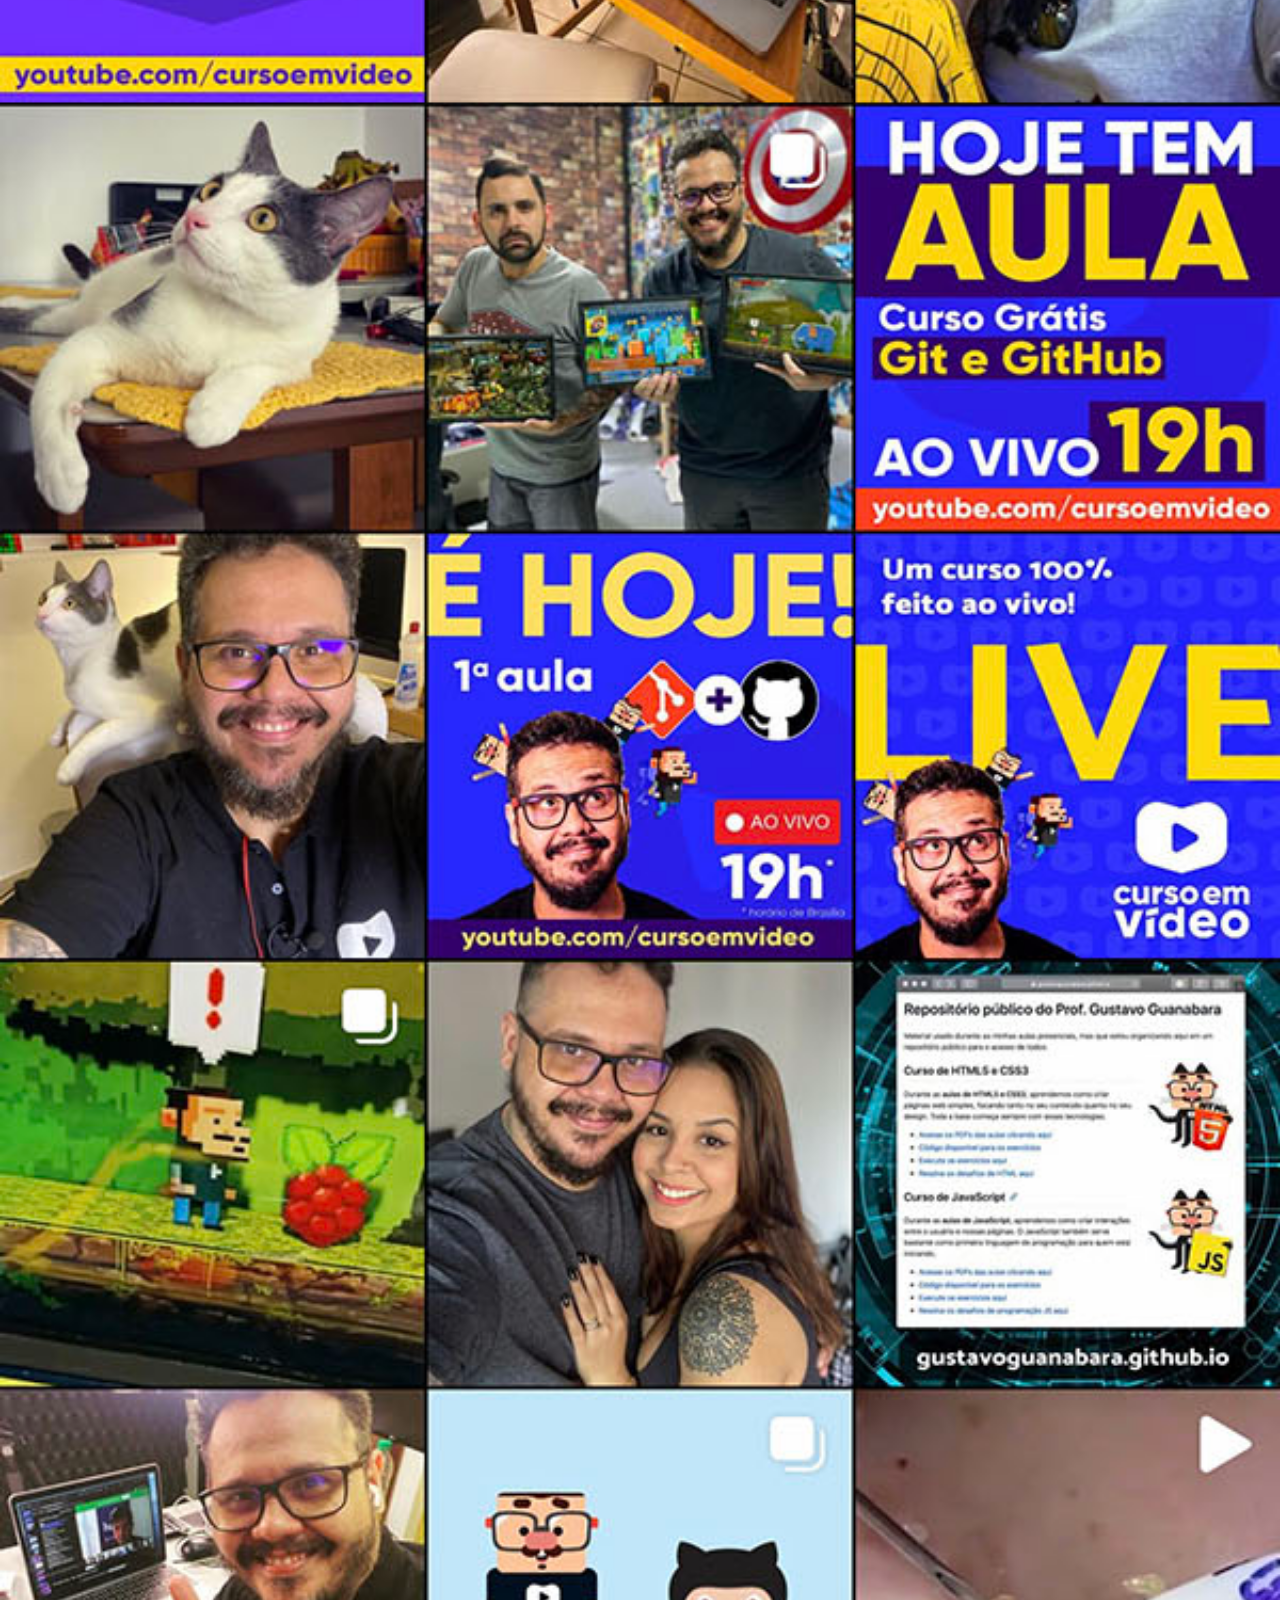
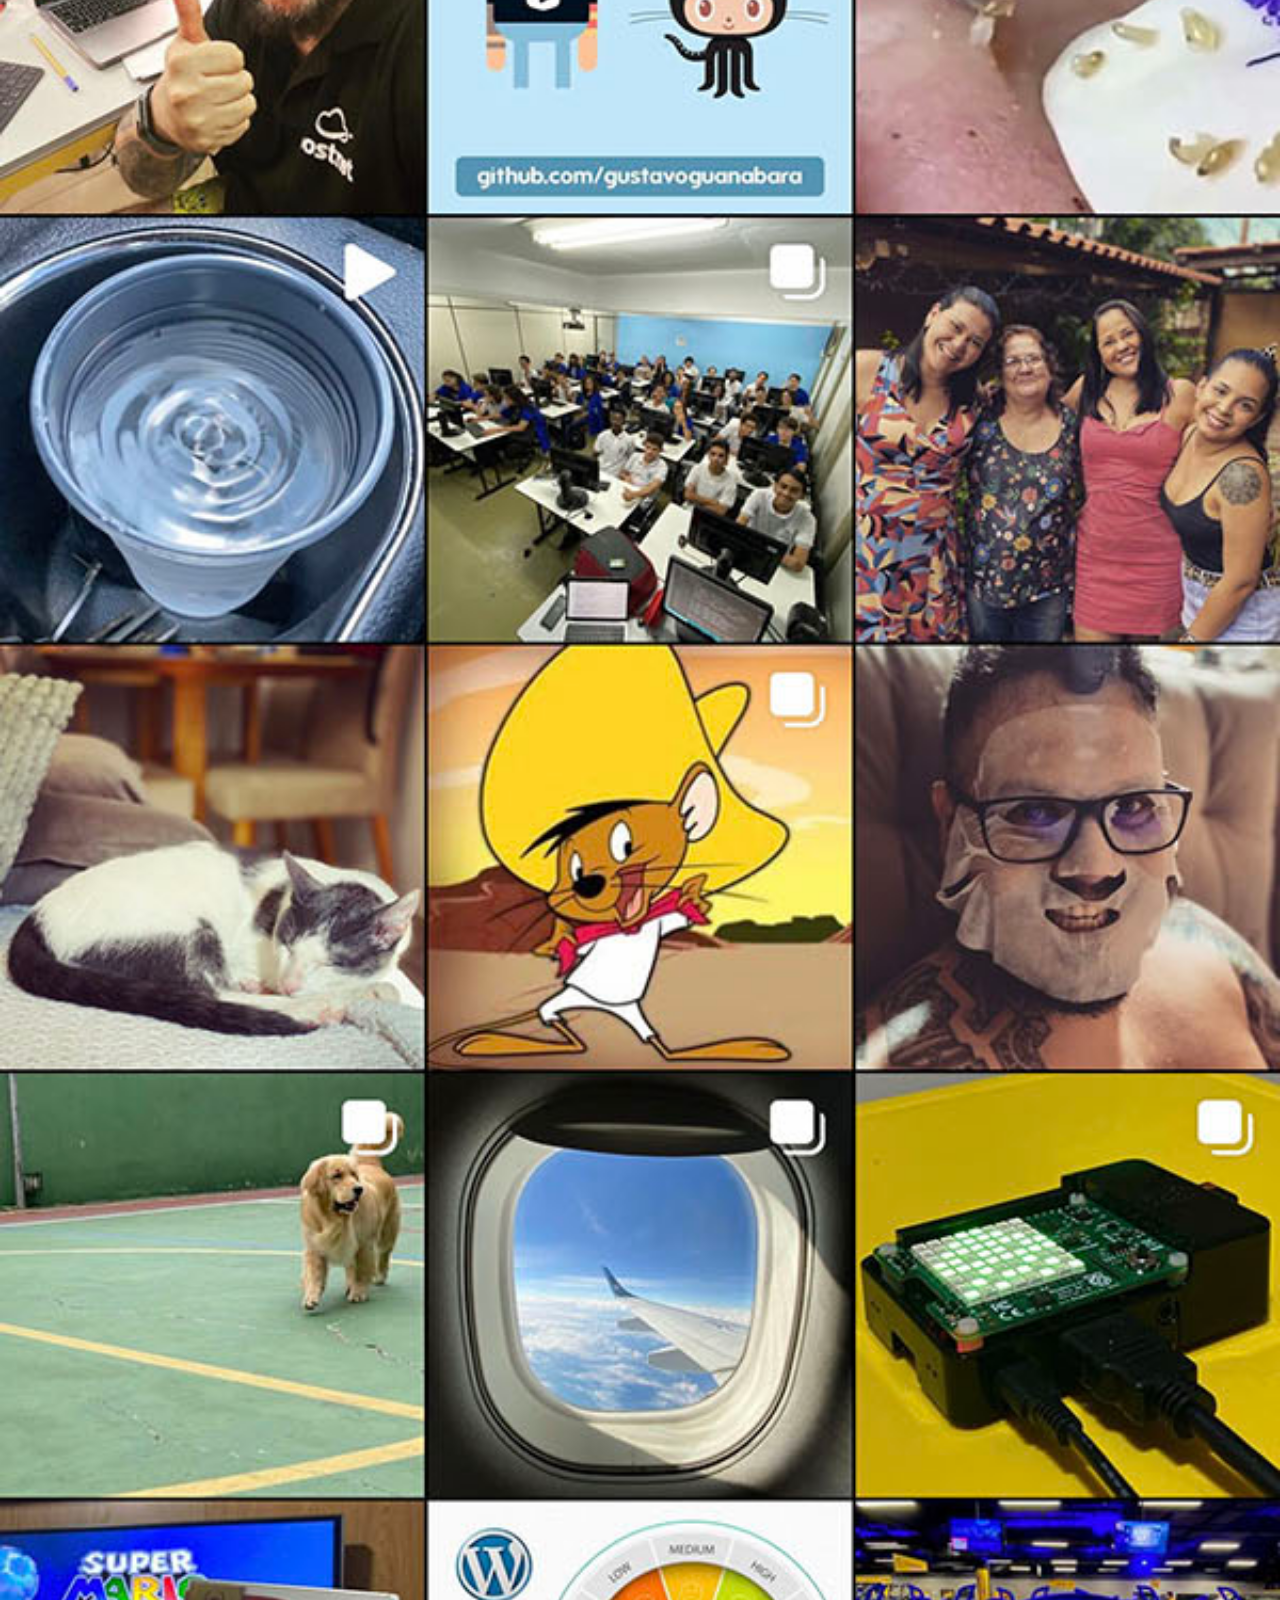
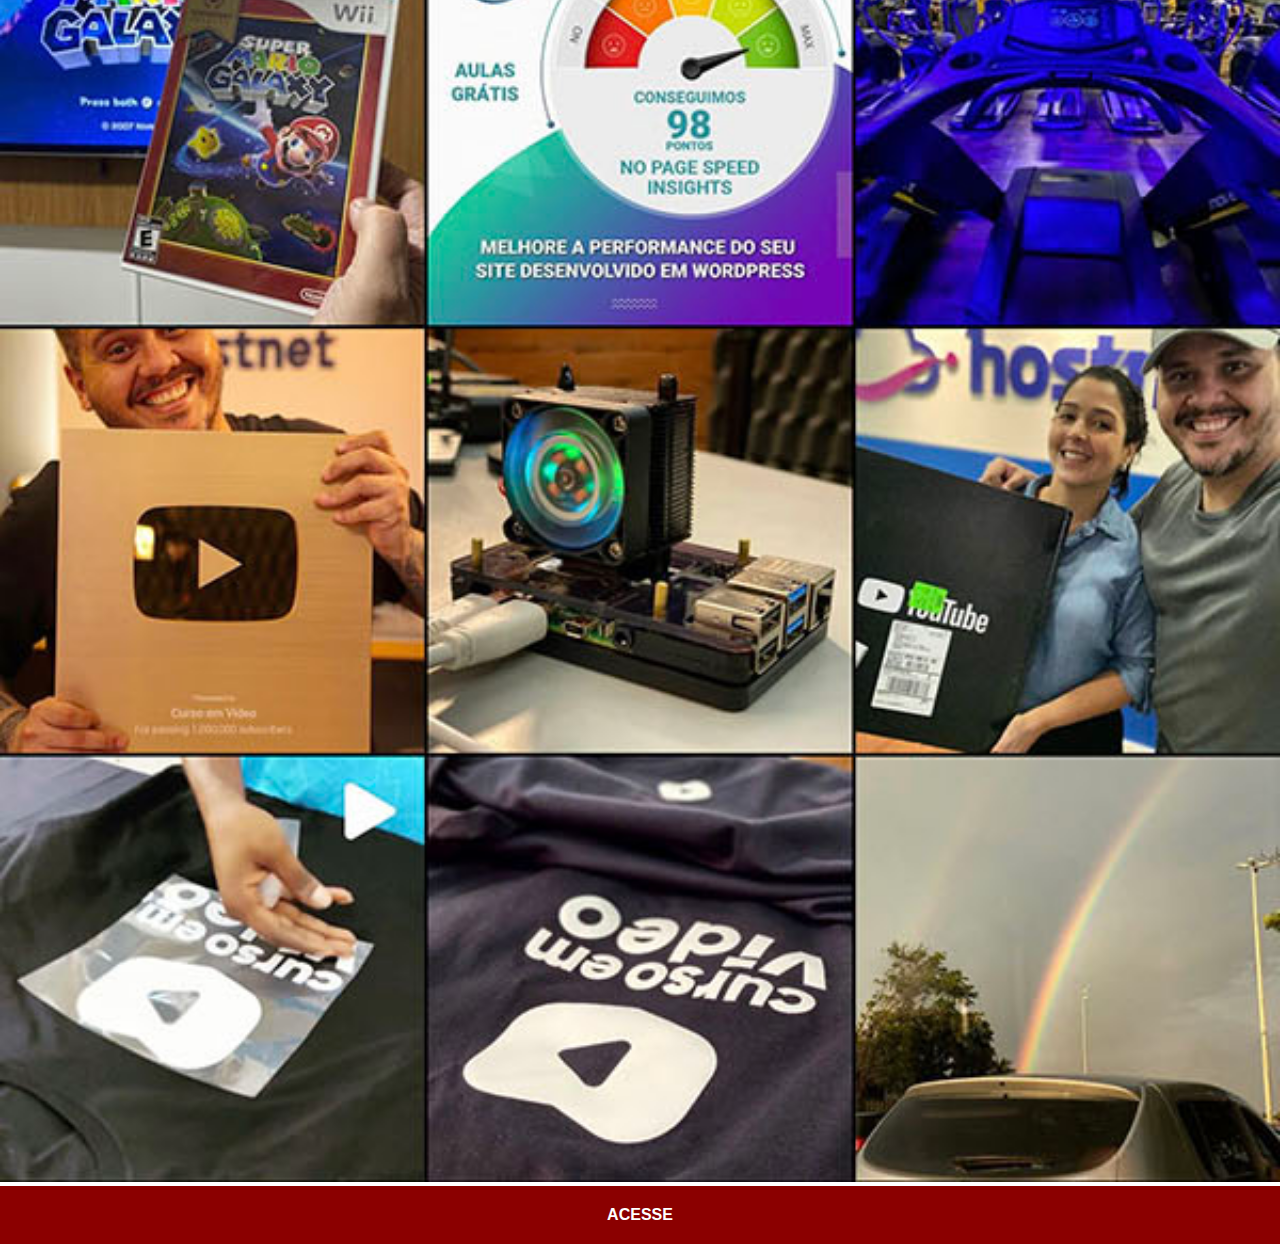
<file: instagram.html>
<!DOCTYPE html>
<html lang="pt-br">
<head>
    <meta charset="UTF-8">
    <meta http-equiv="X-UA-Compatible" content="IE=edge">
    <meta name="viewport" content="width=device-width, initial-scale=1.0">
    <title>Instagram</title>
    <link rel="stylesheet" href="estilos/socials.css">
</head>
<body>
    <img src="imagens/tela-instagram.jpg" alt="youtube">
    <a href="https://" target="_blank">ACESSE</a>
</body>
</html>
</file>
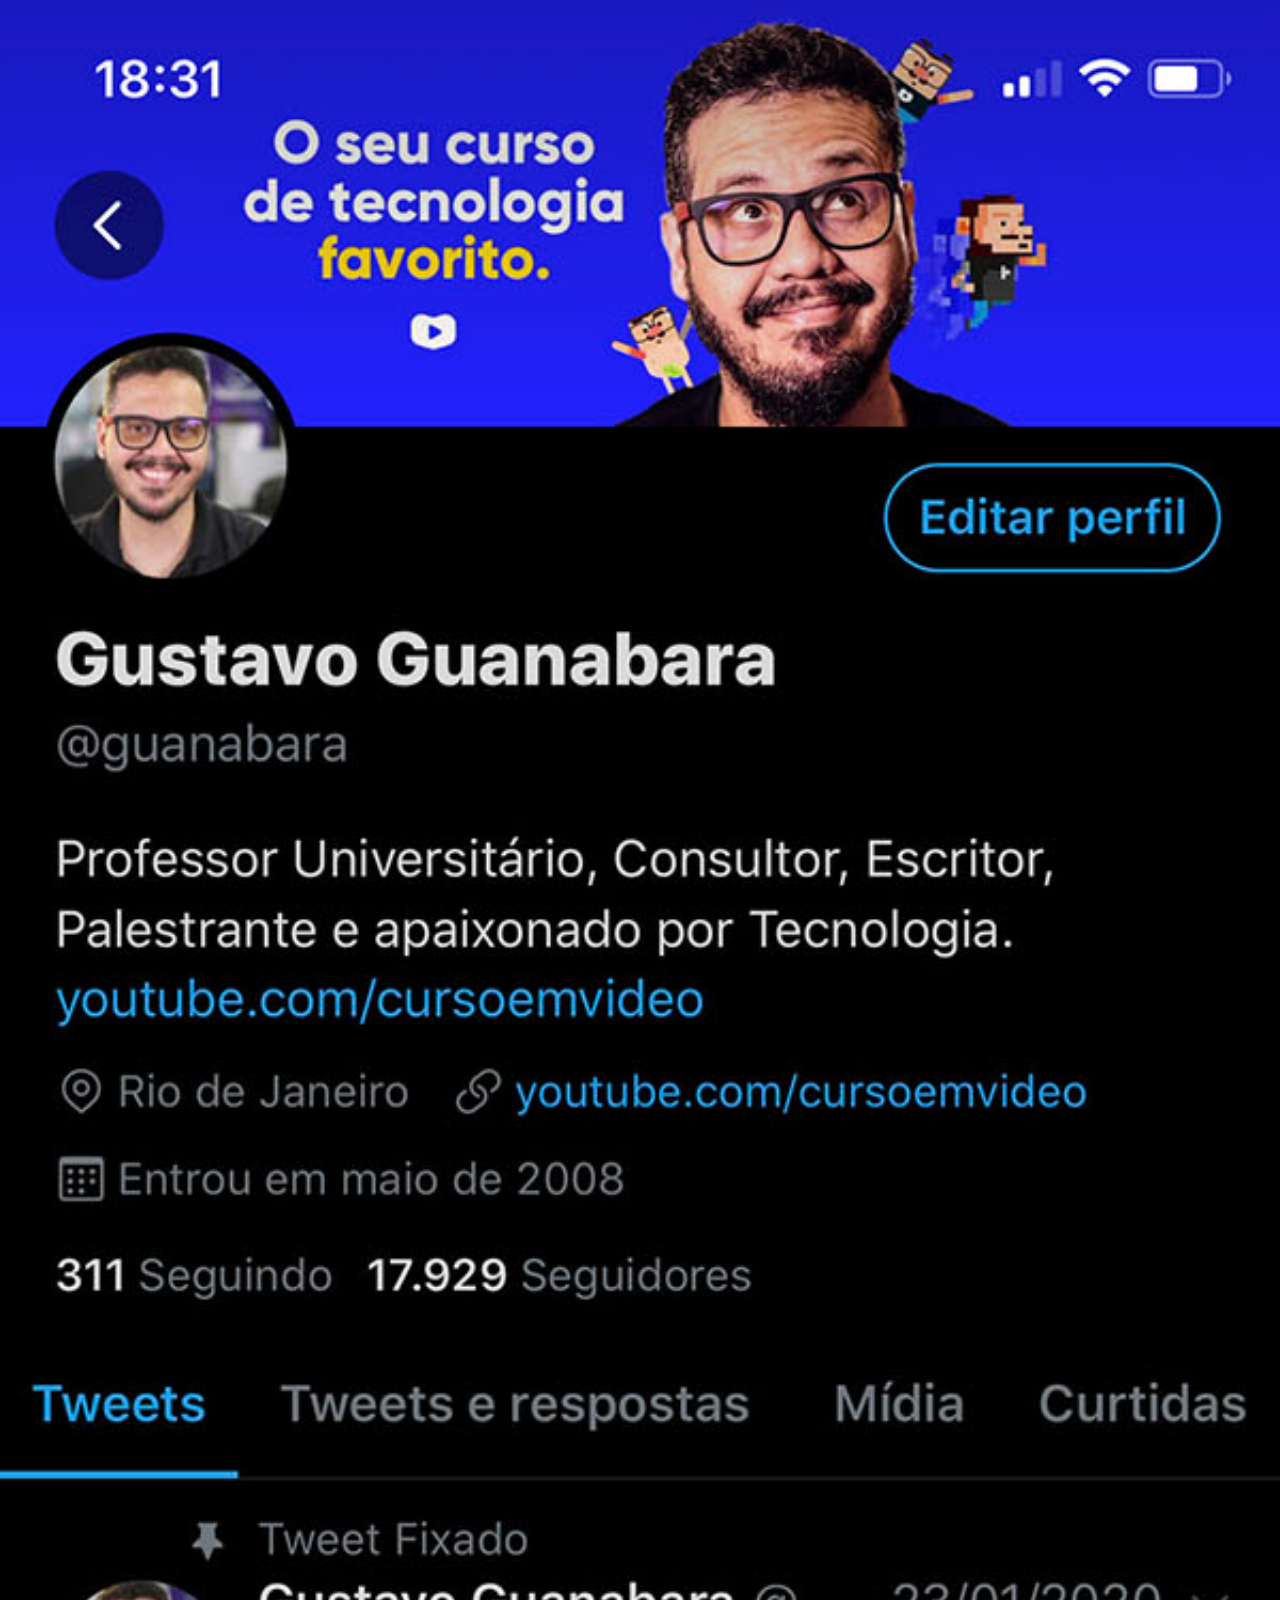
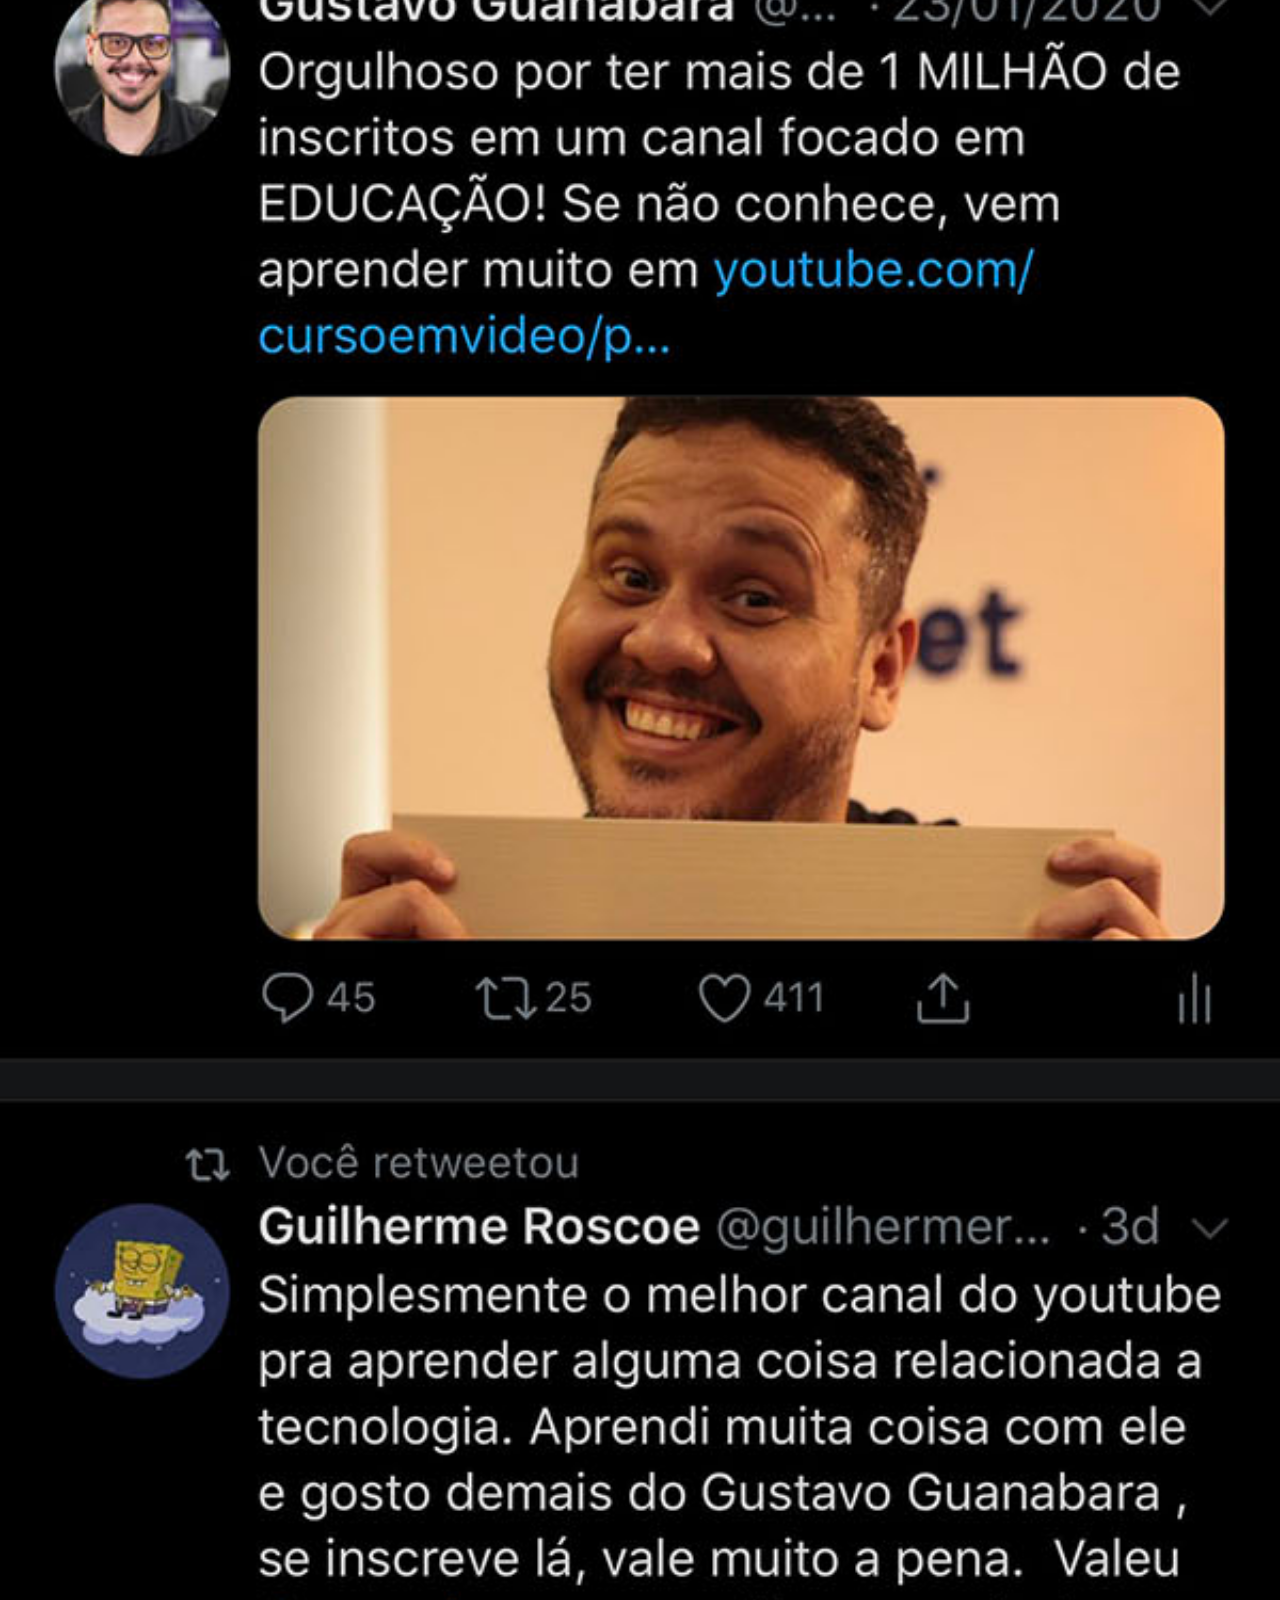
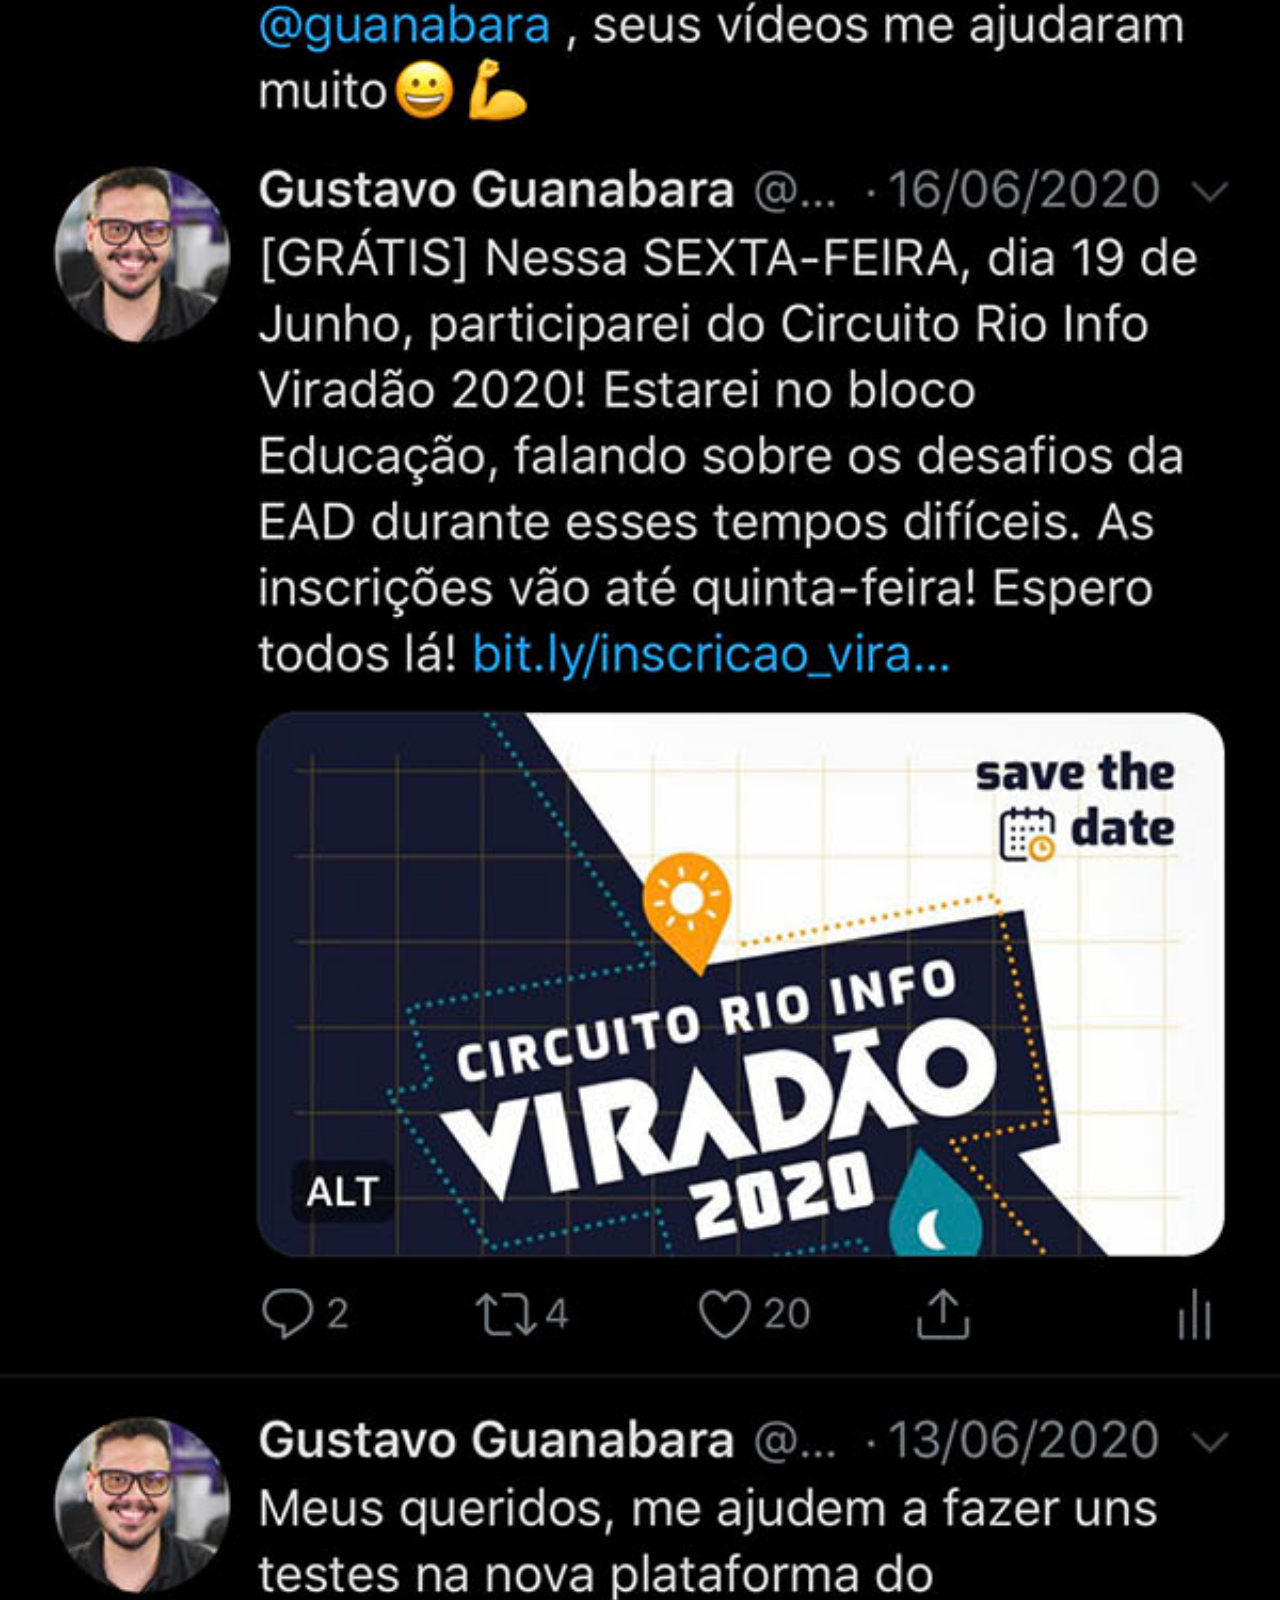
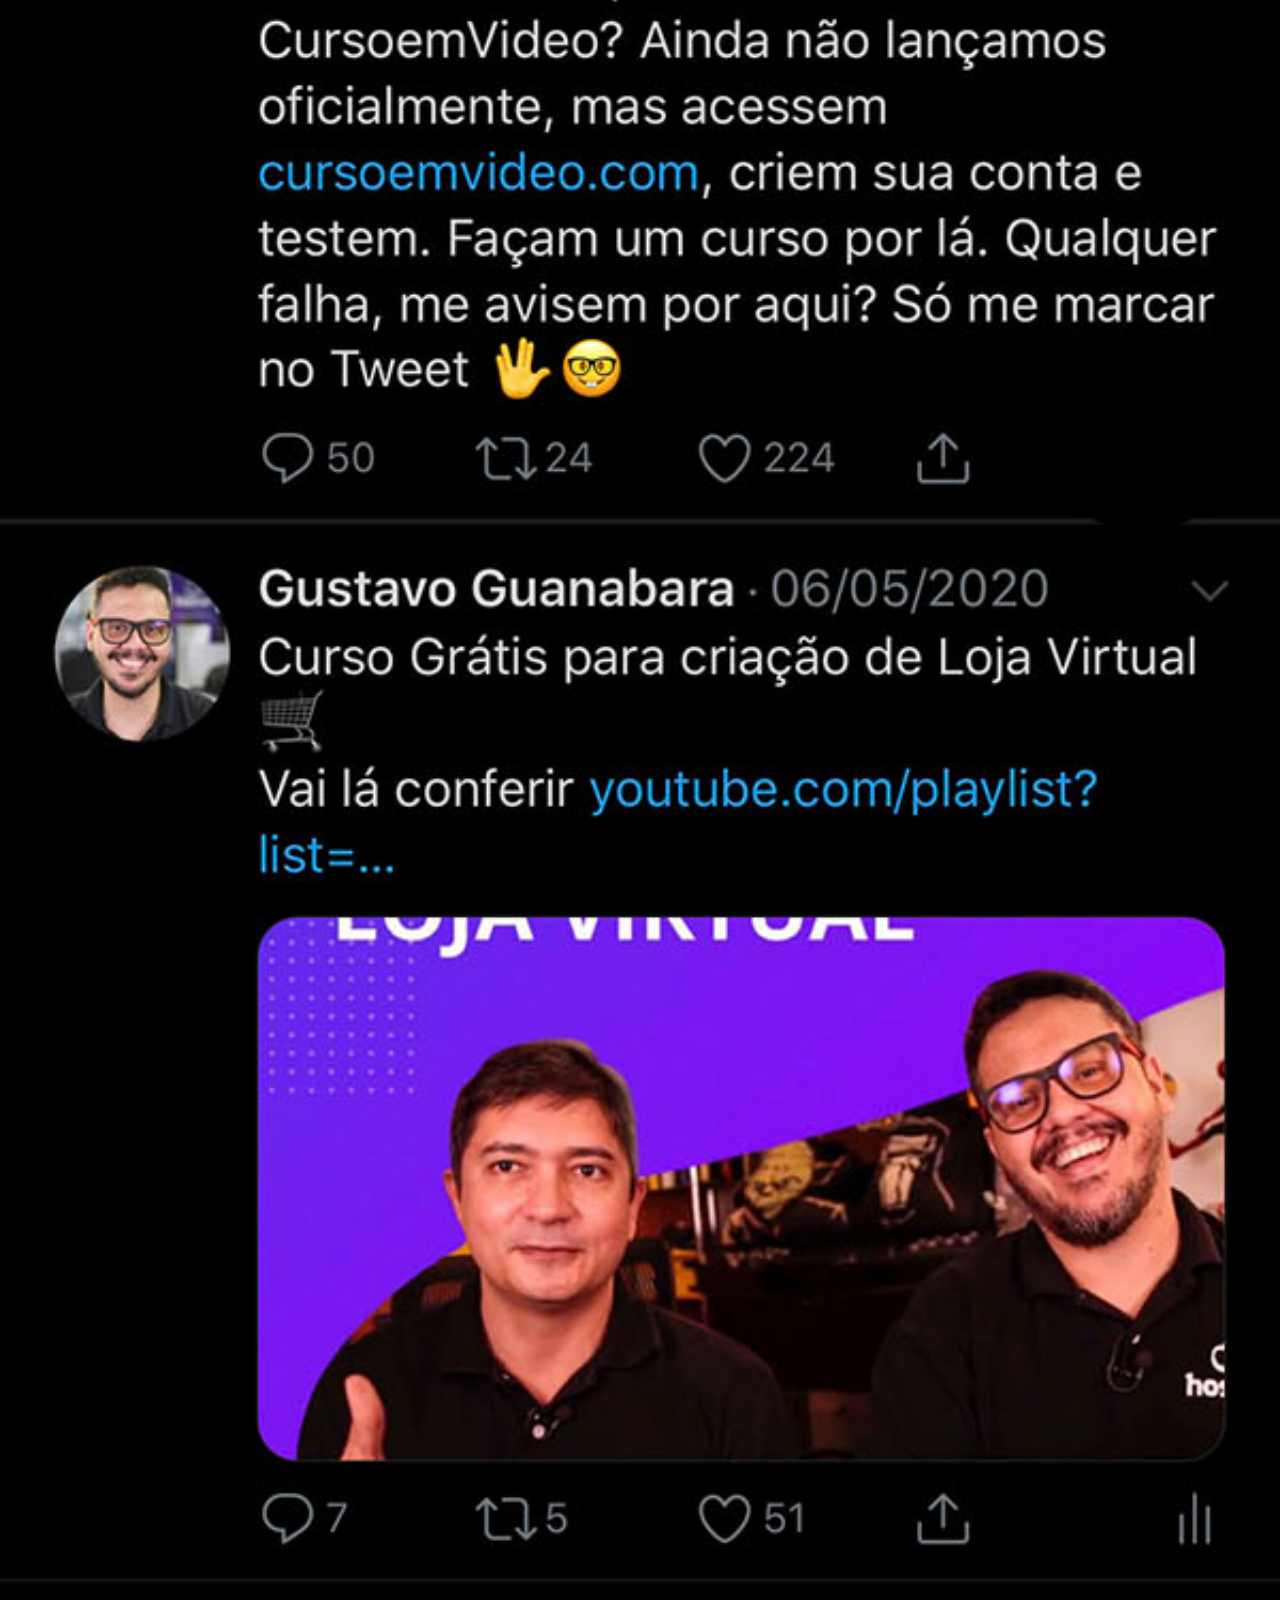
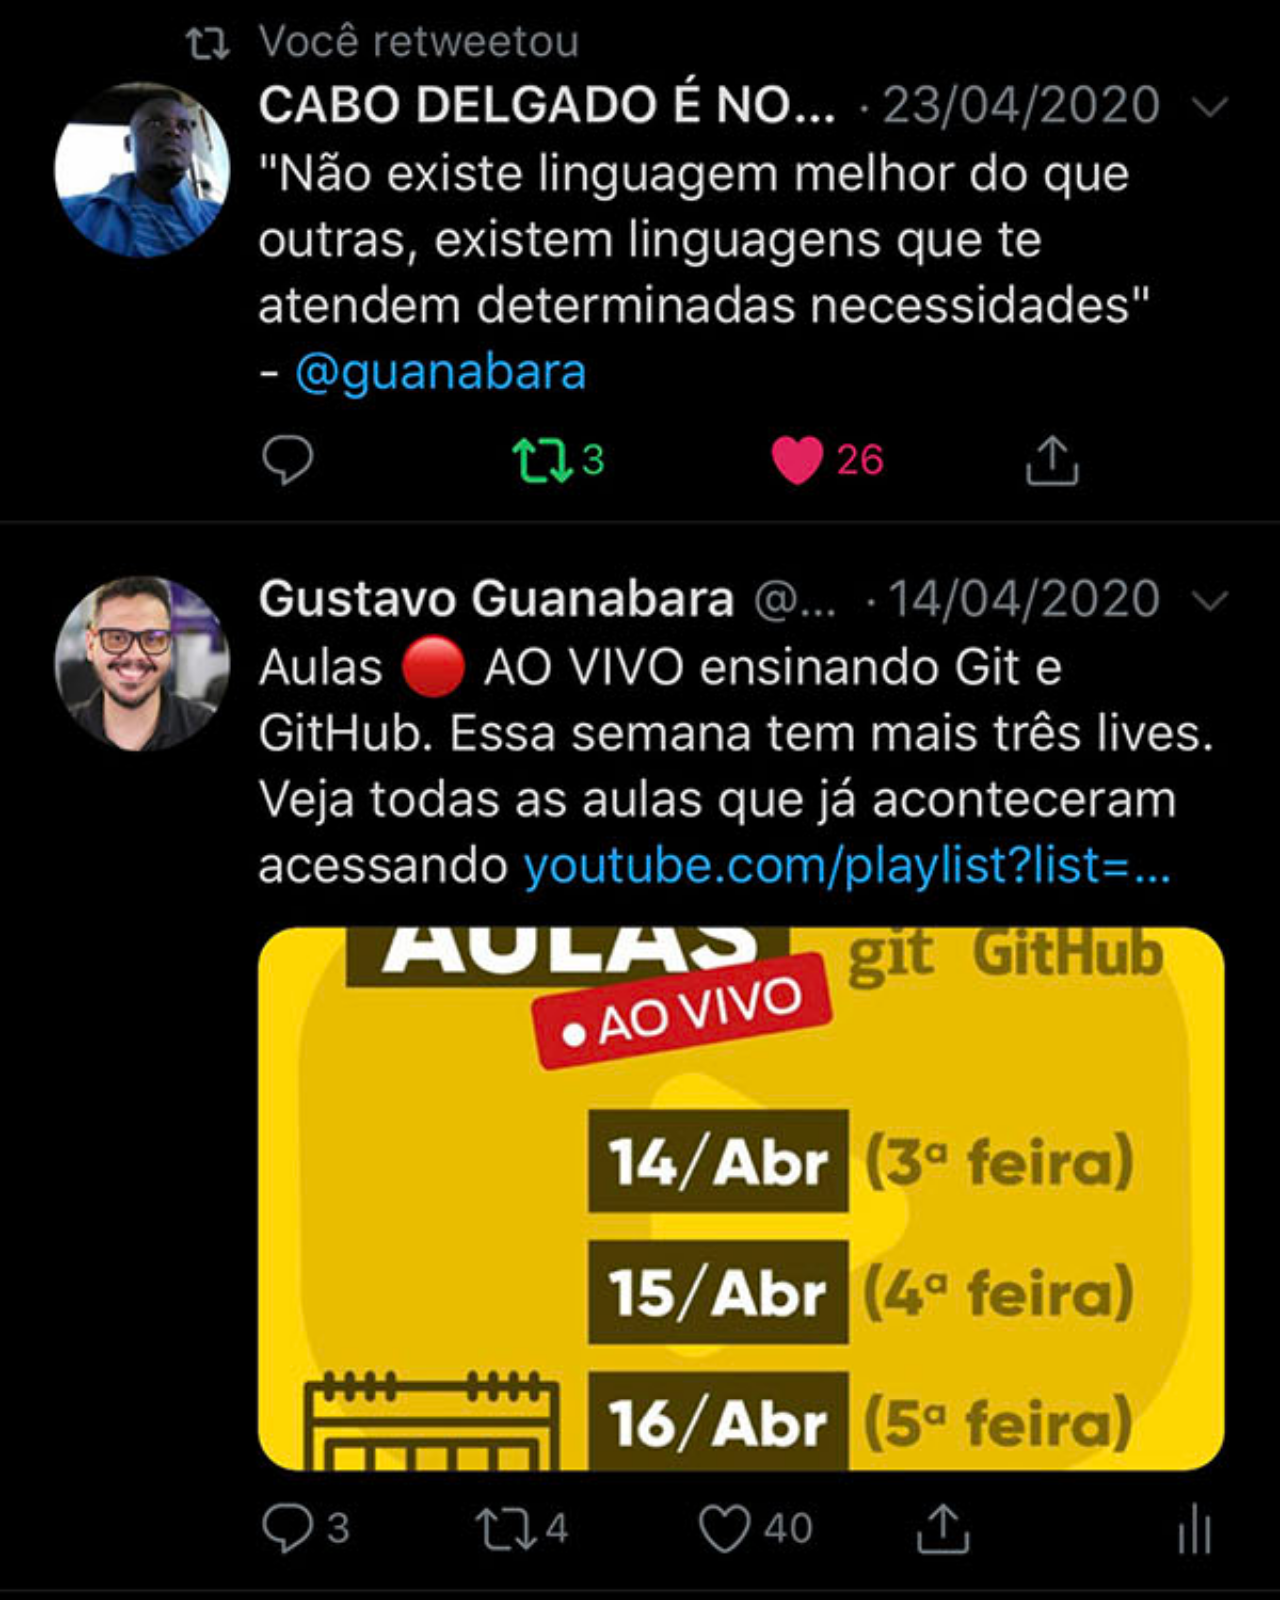
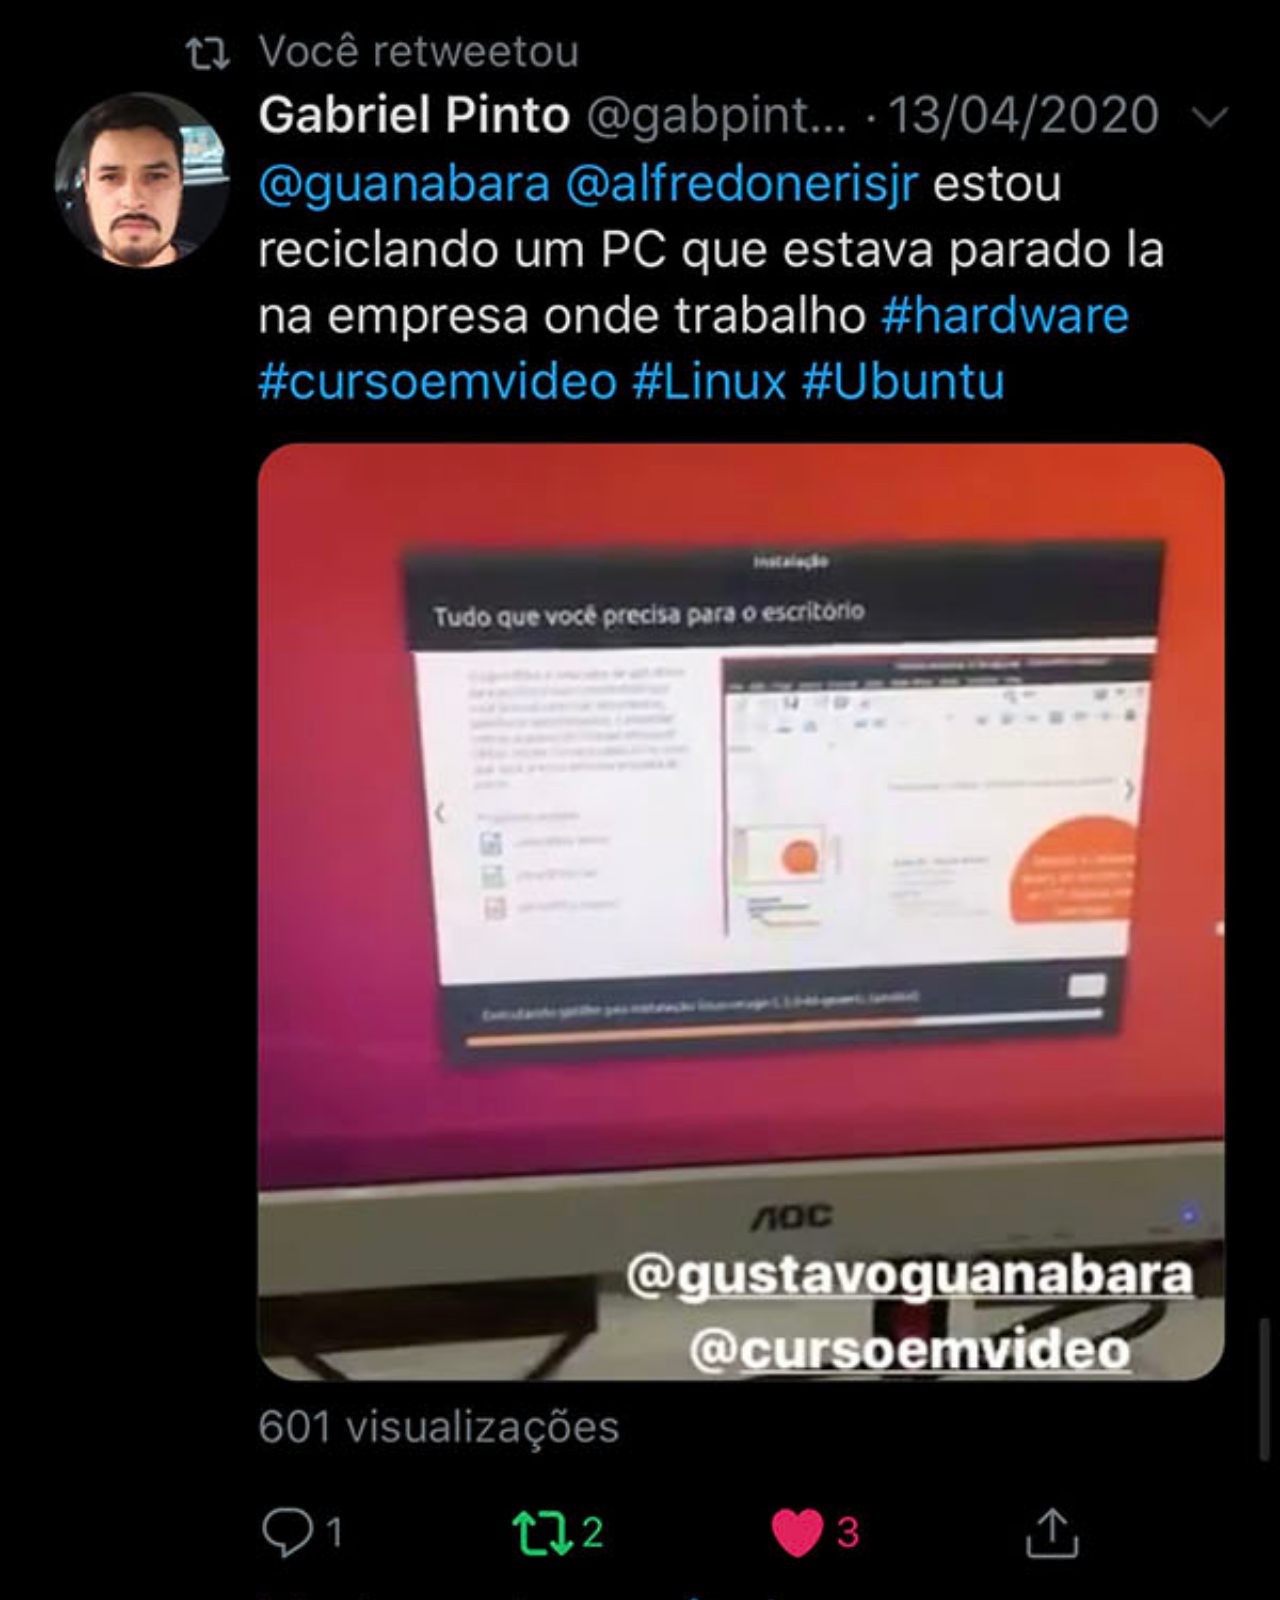
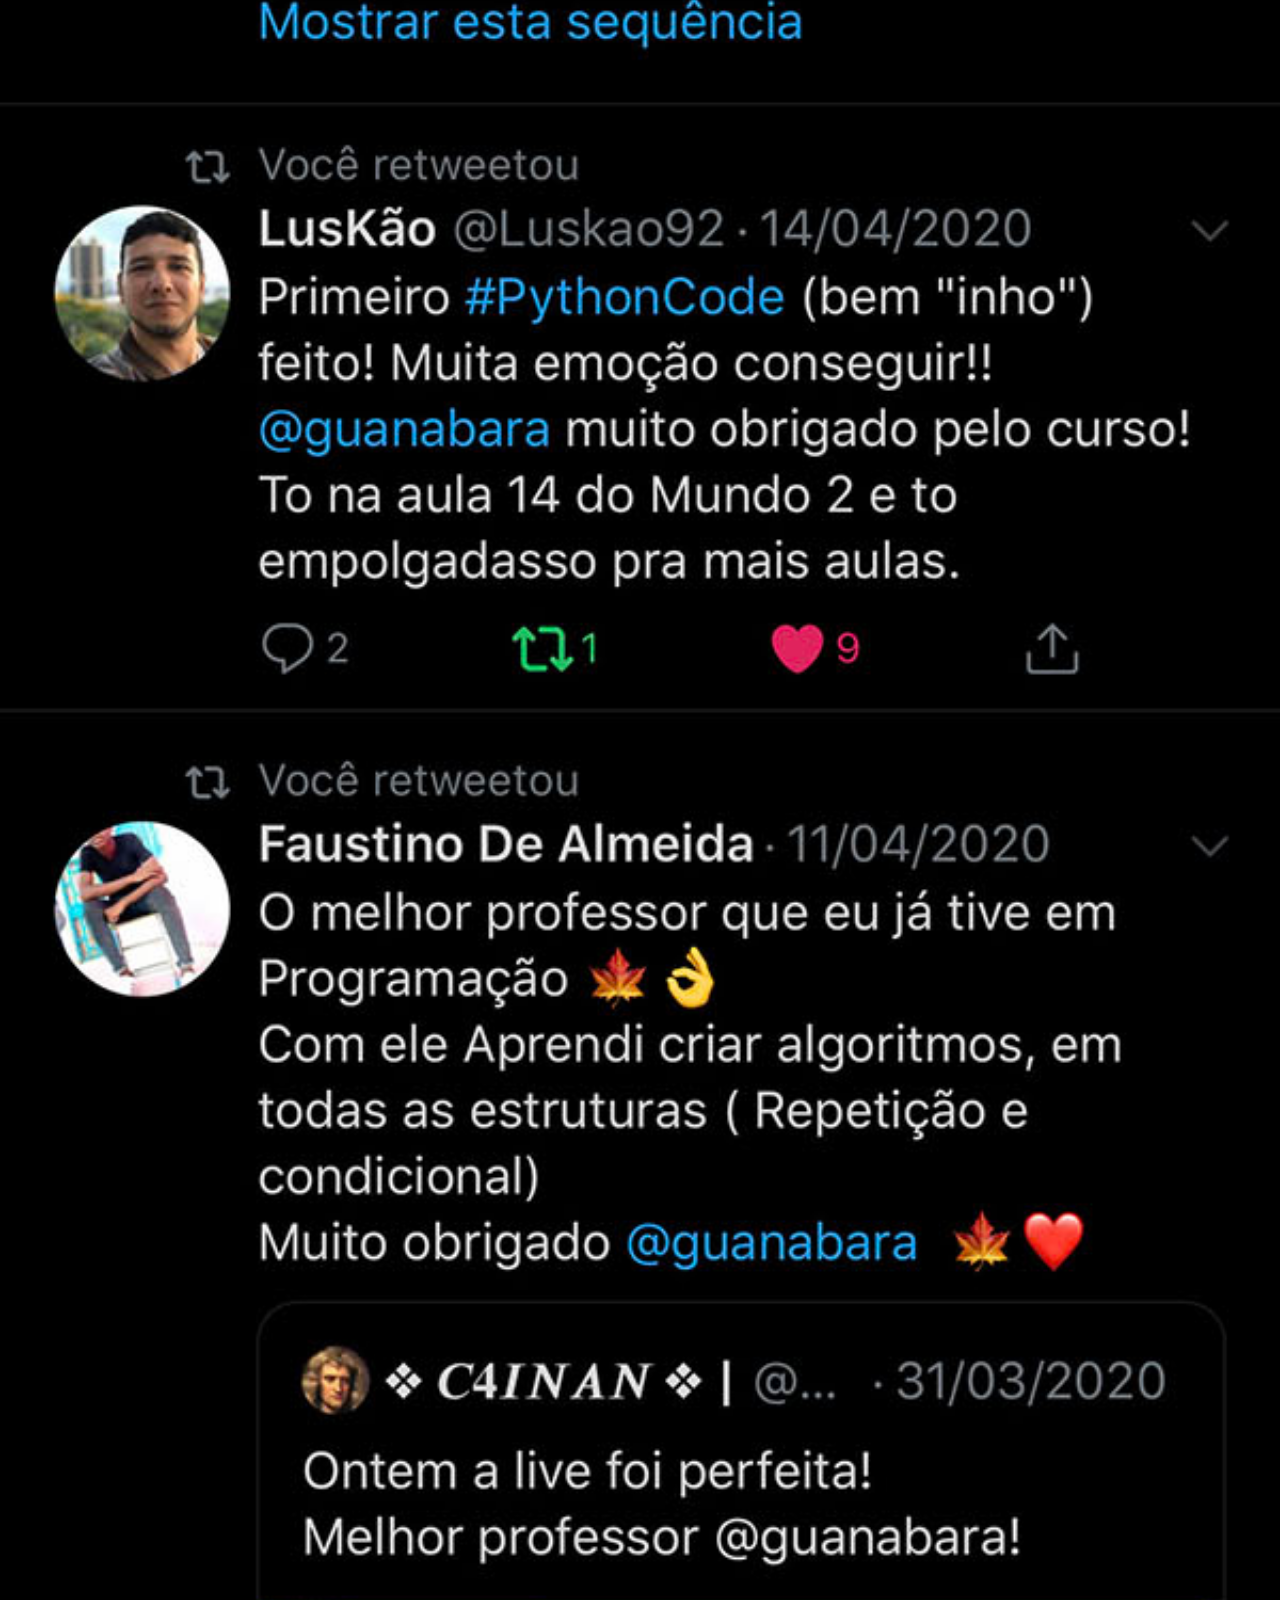
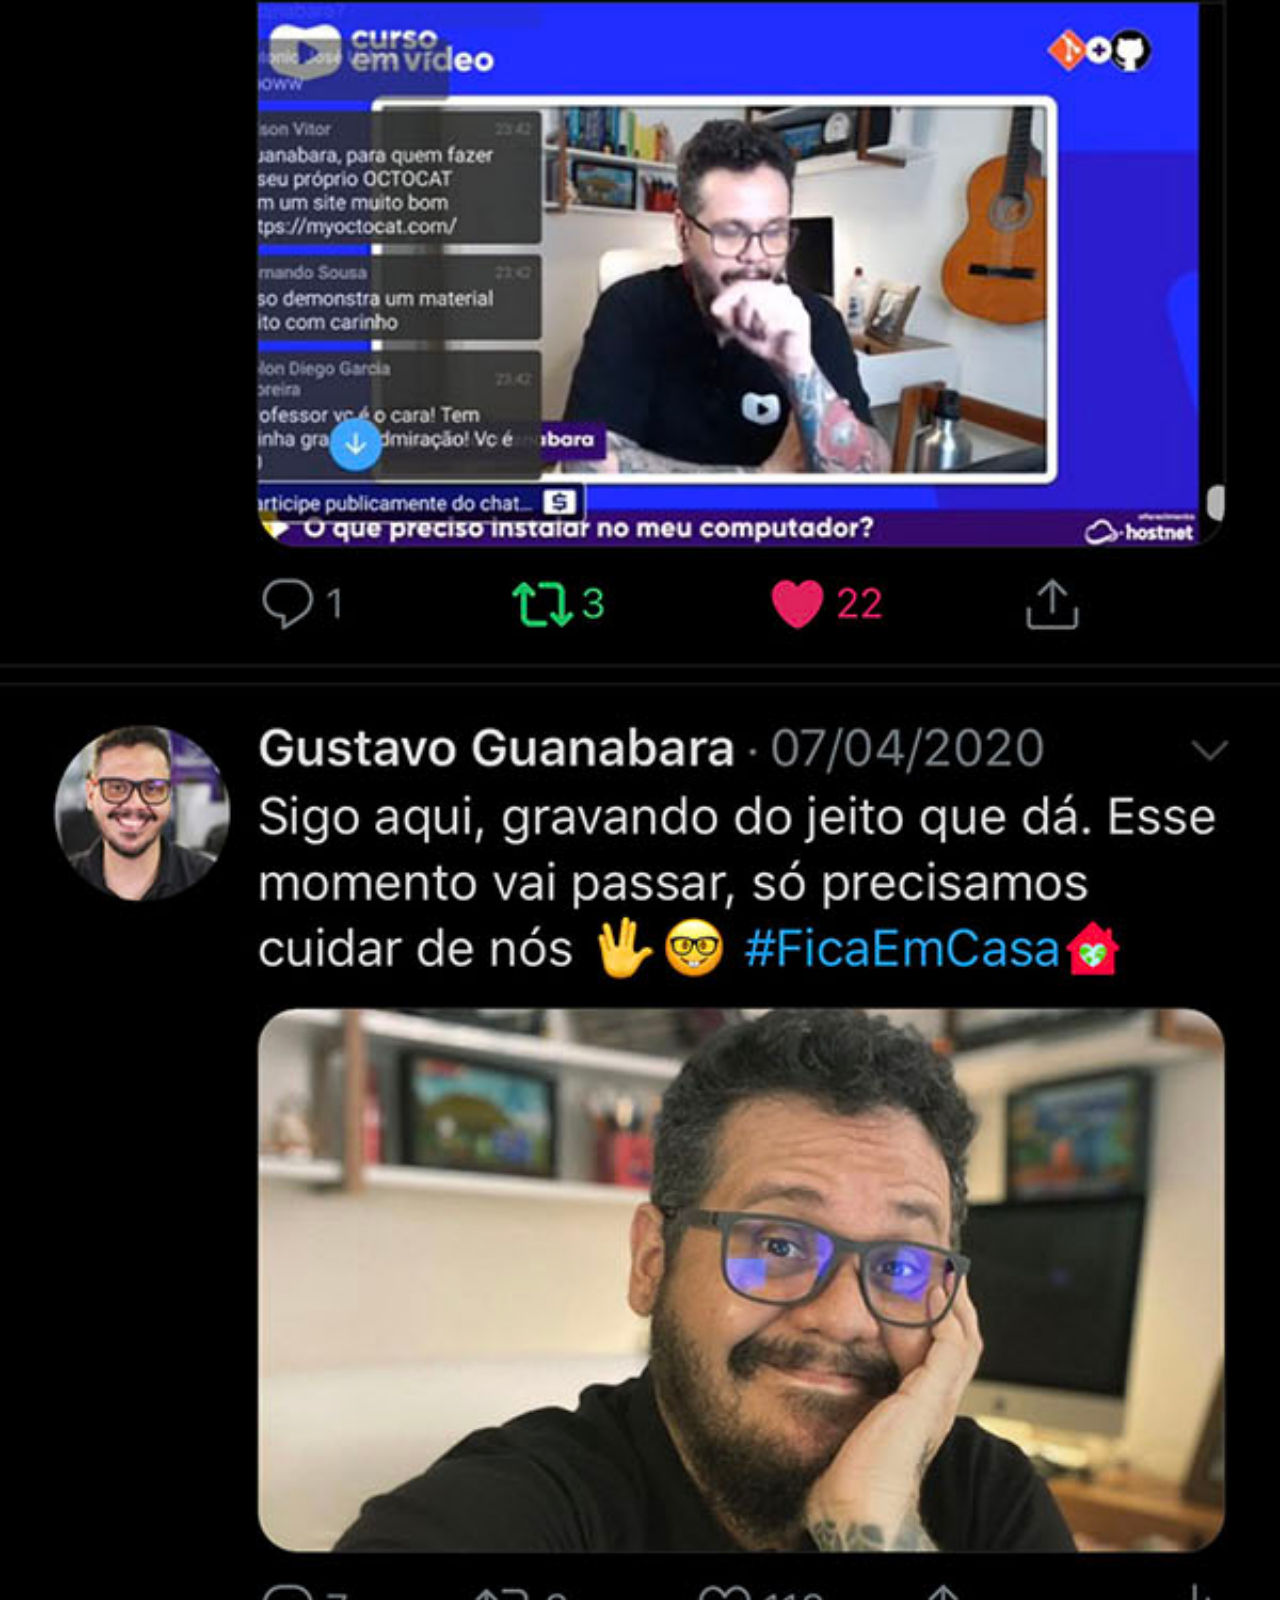
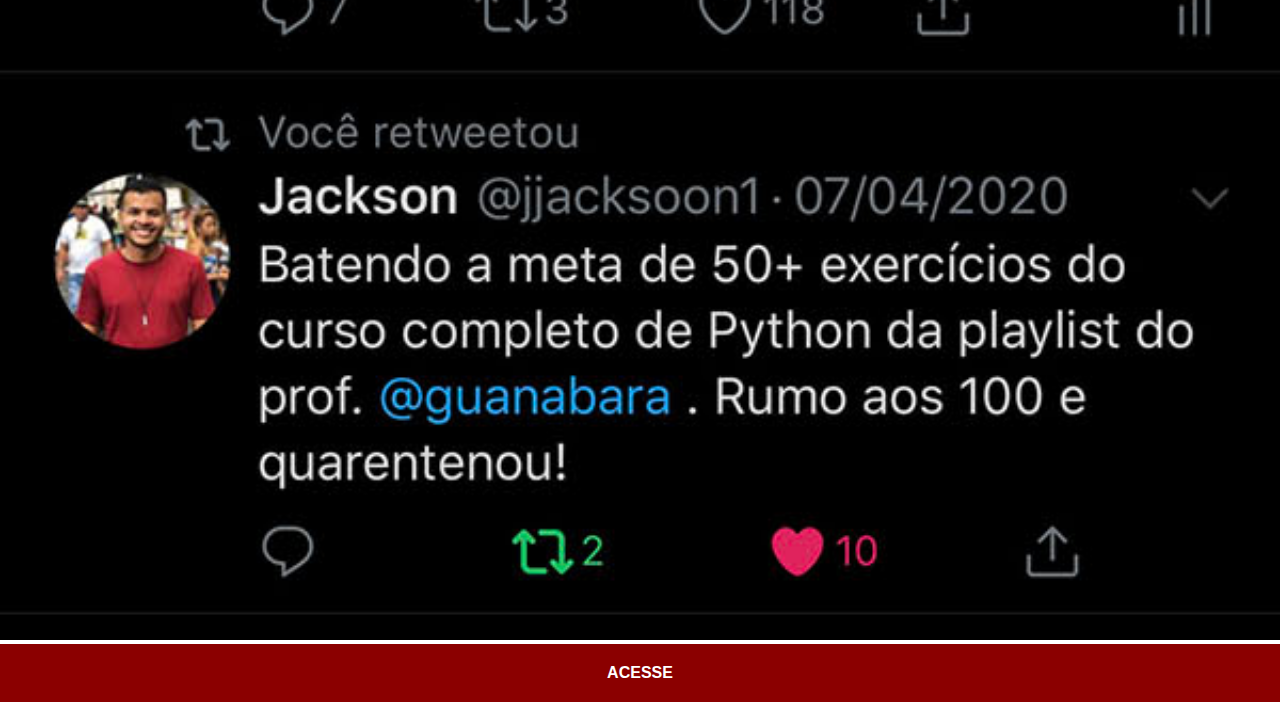
<file: twitter.html>
<!DOCTYPE html>
<html lang="pt-br">
<head>
    <meta charset="UTF-8">
    <meta http-equiv="X-UA-Compatible" content="IE=edge">
    <meta name="viewport" content="width=device-width, initial-scale=1.0">
    <title>Twitter</title>
    <link rel="stylesheet" href="estilos/socials.css">
</head>
<body>
    <img src="imagens/tela-twitter.jpg" alt="twitter">
    <a href="#">ACESSE</a>
</body>
</html>
</file>
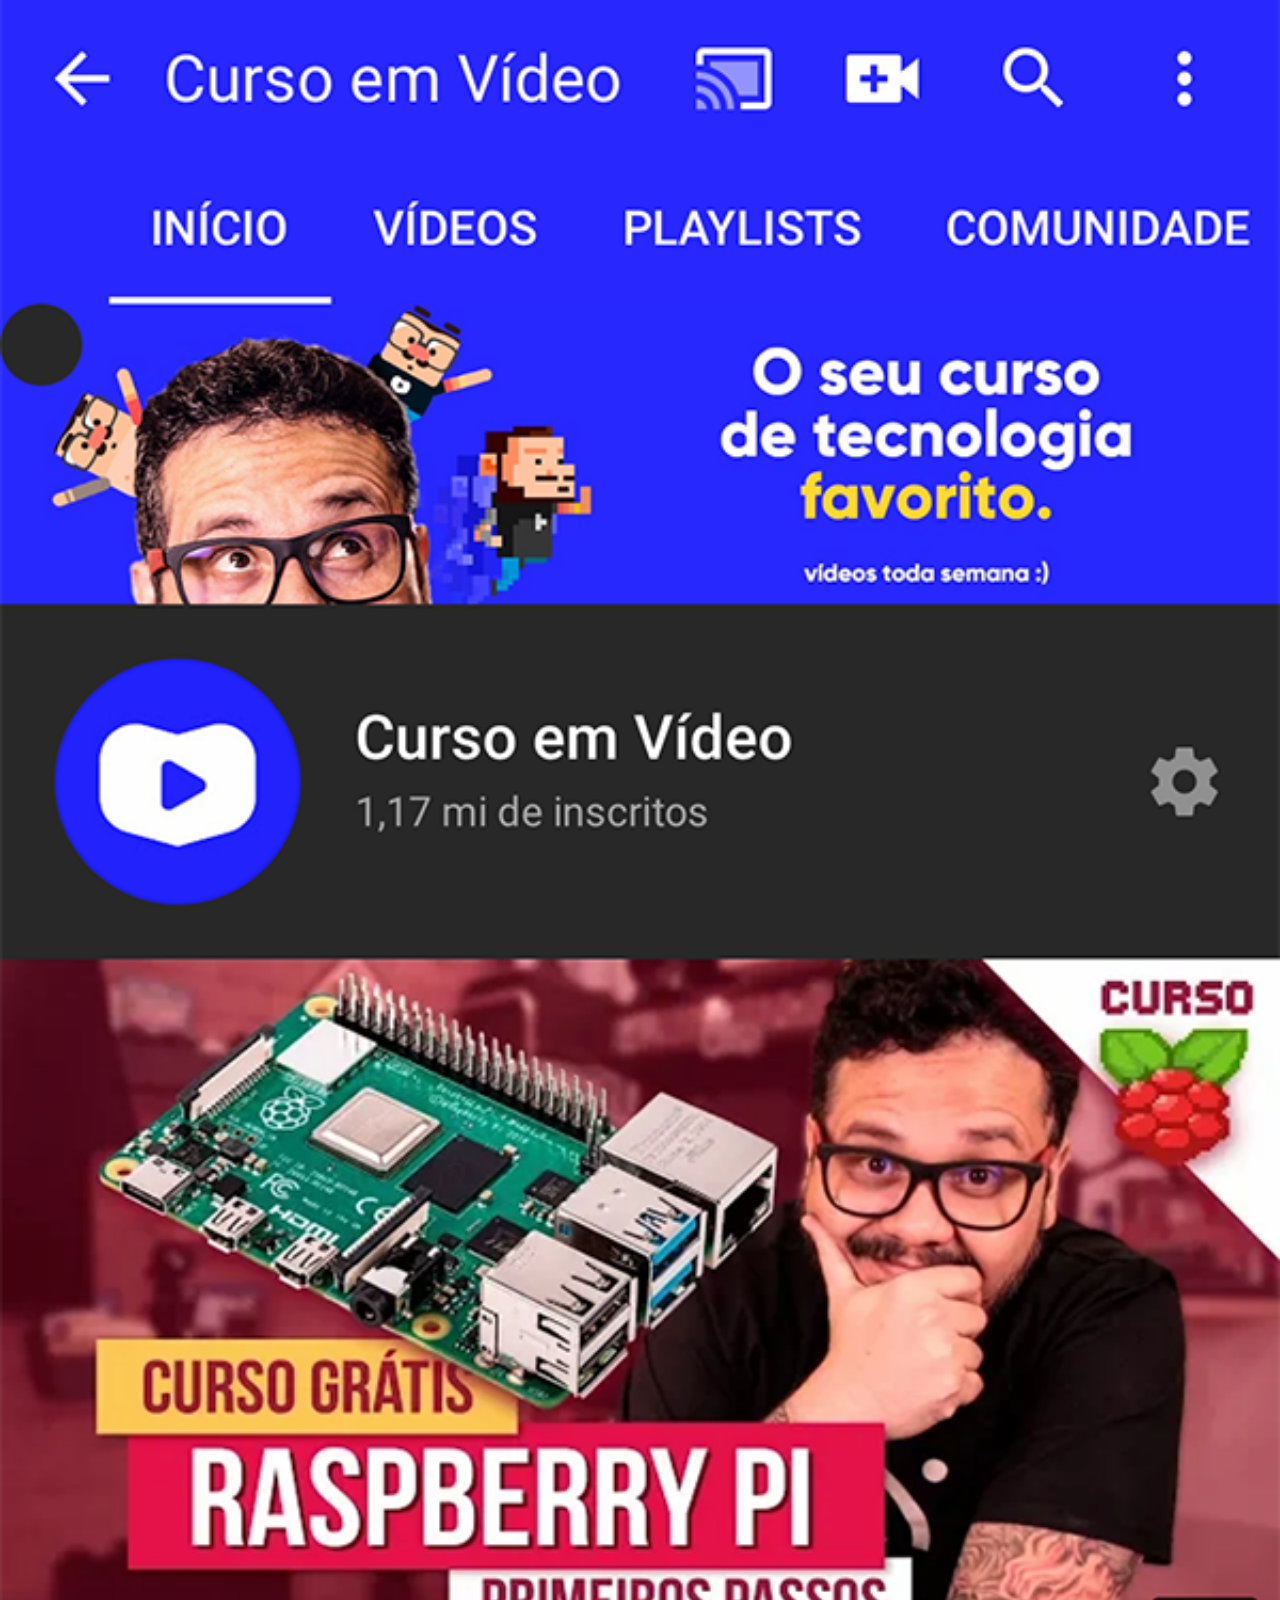
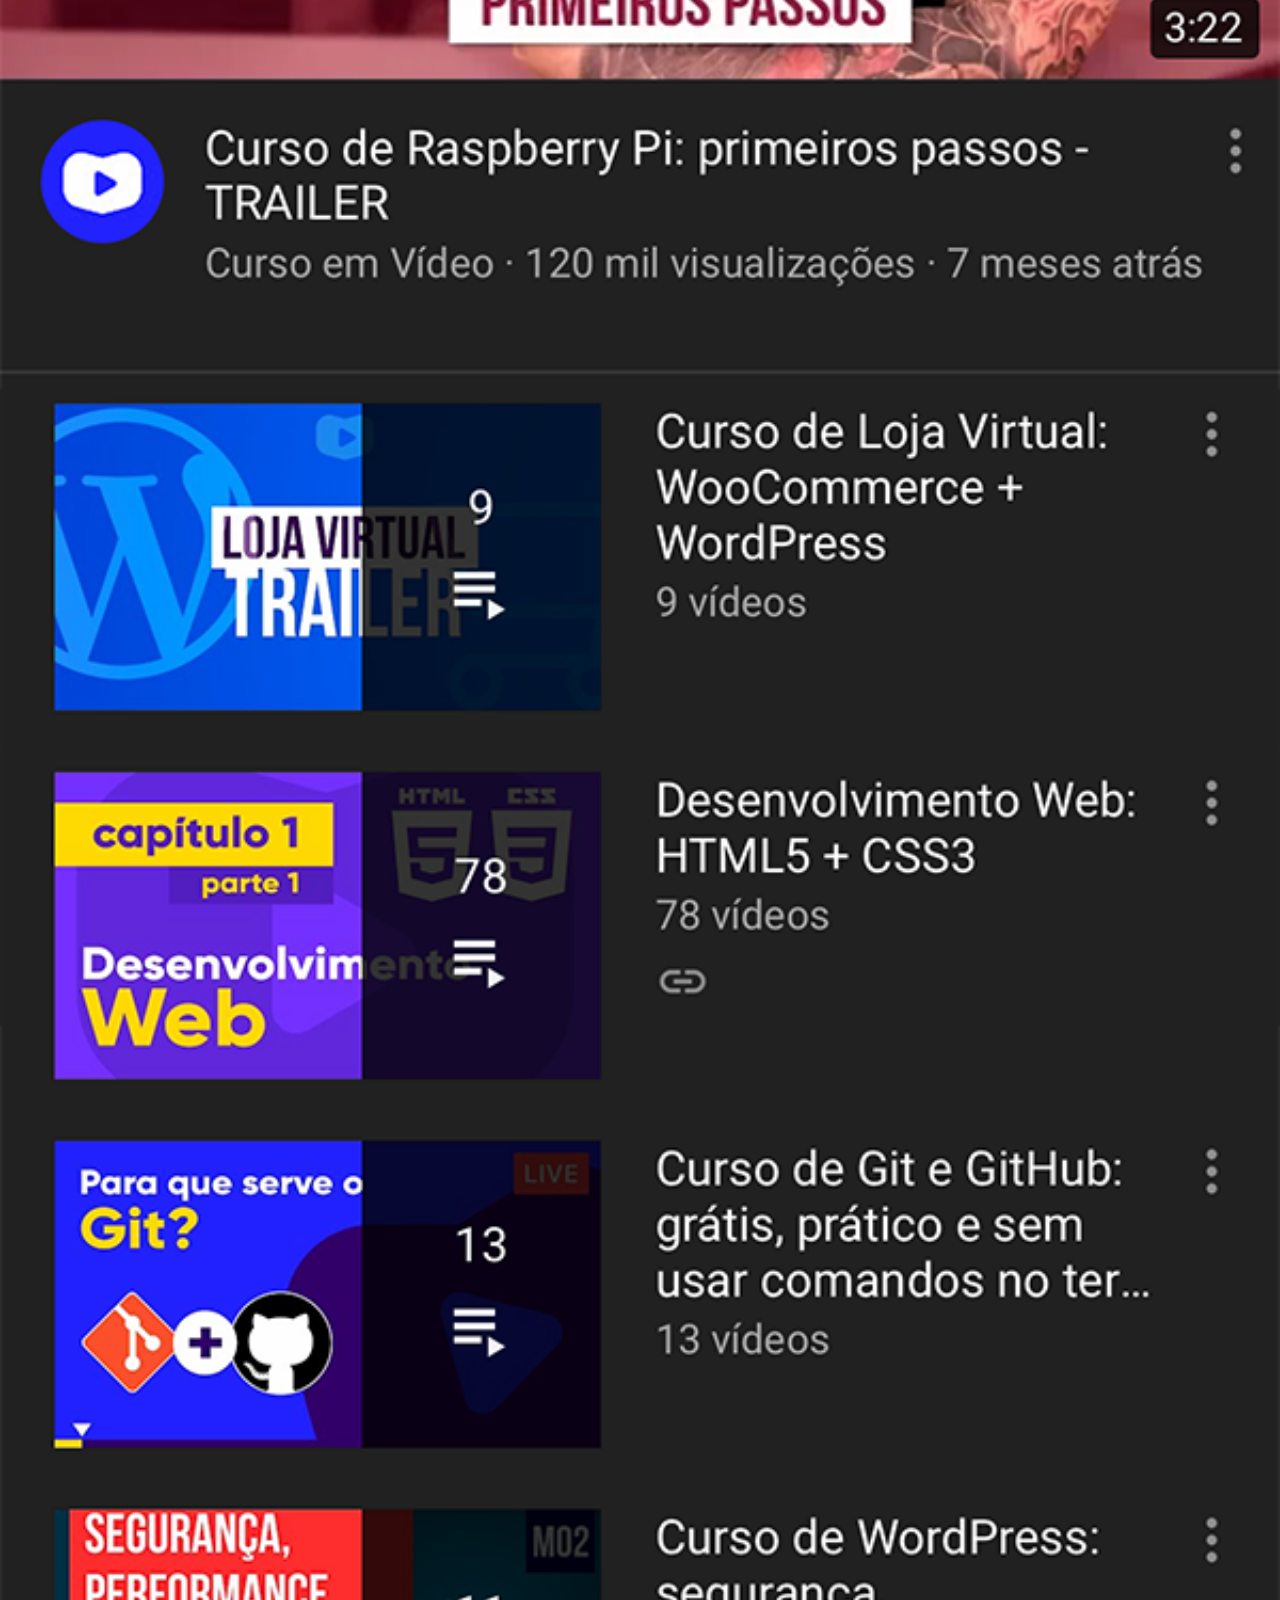
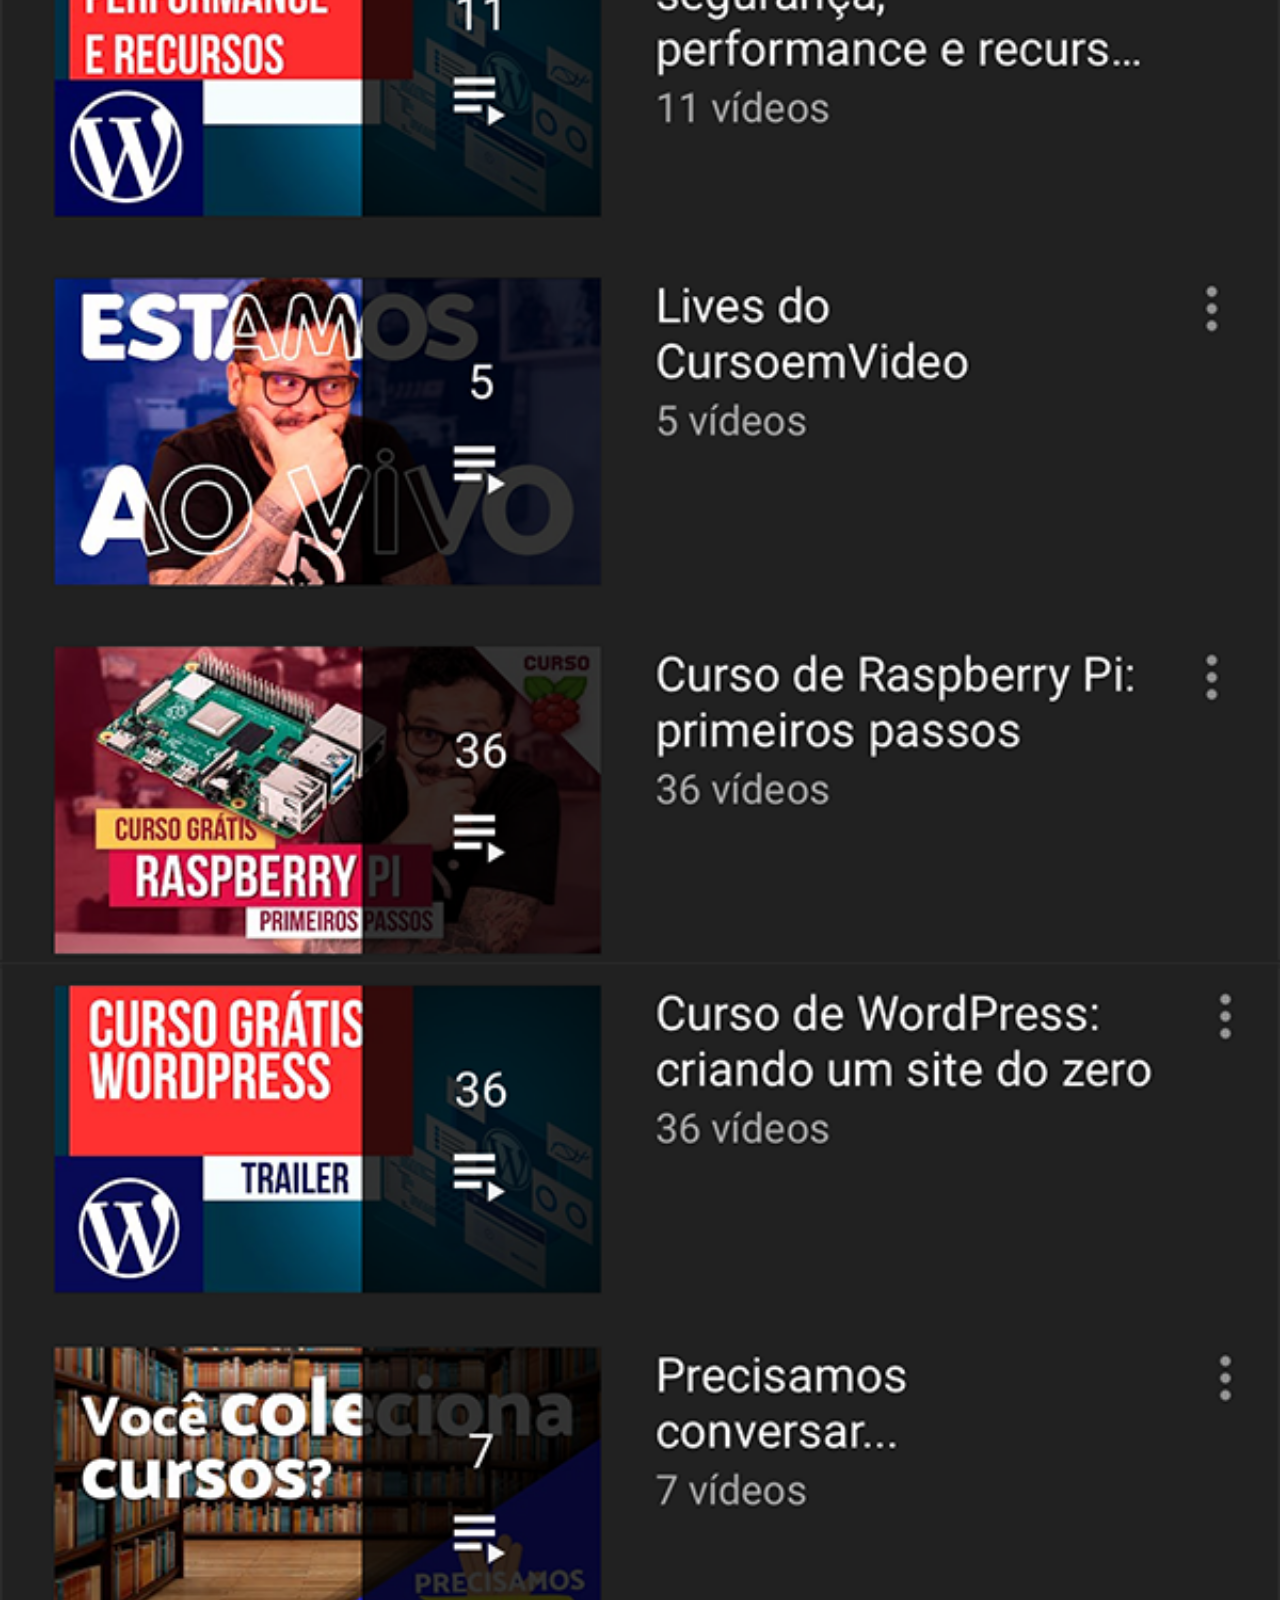
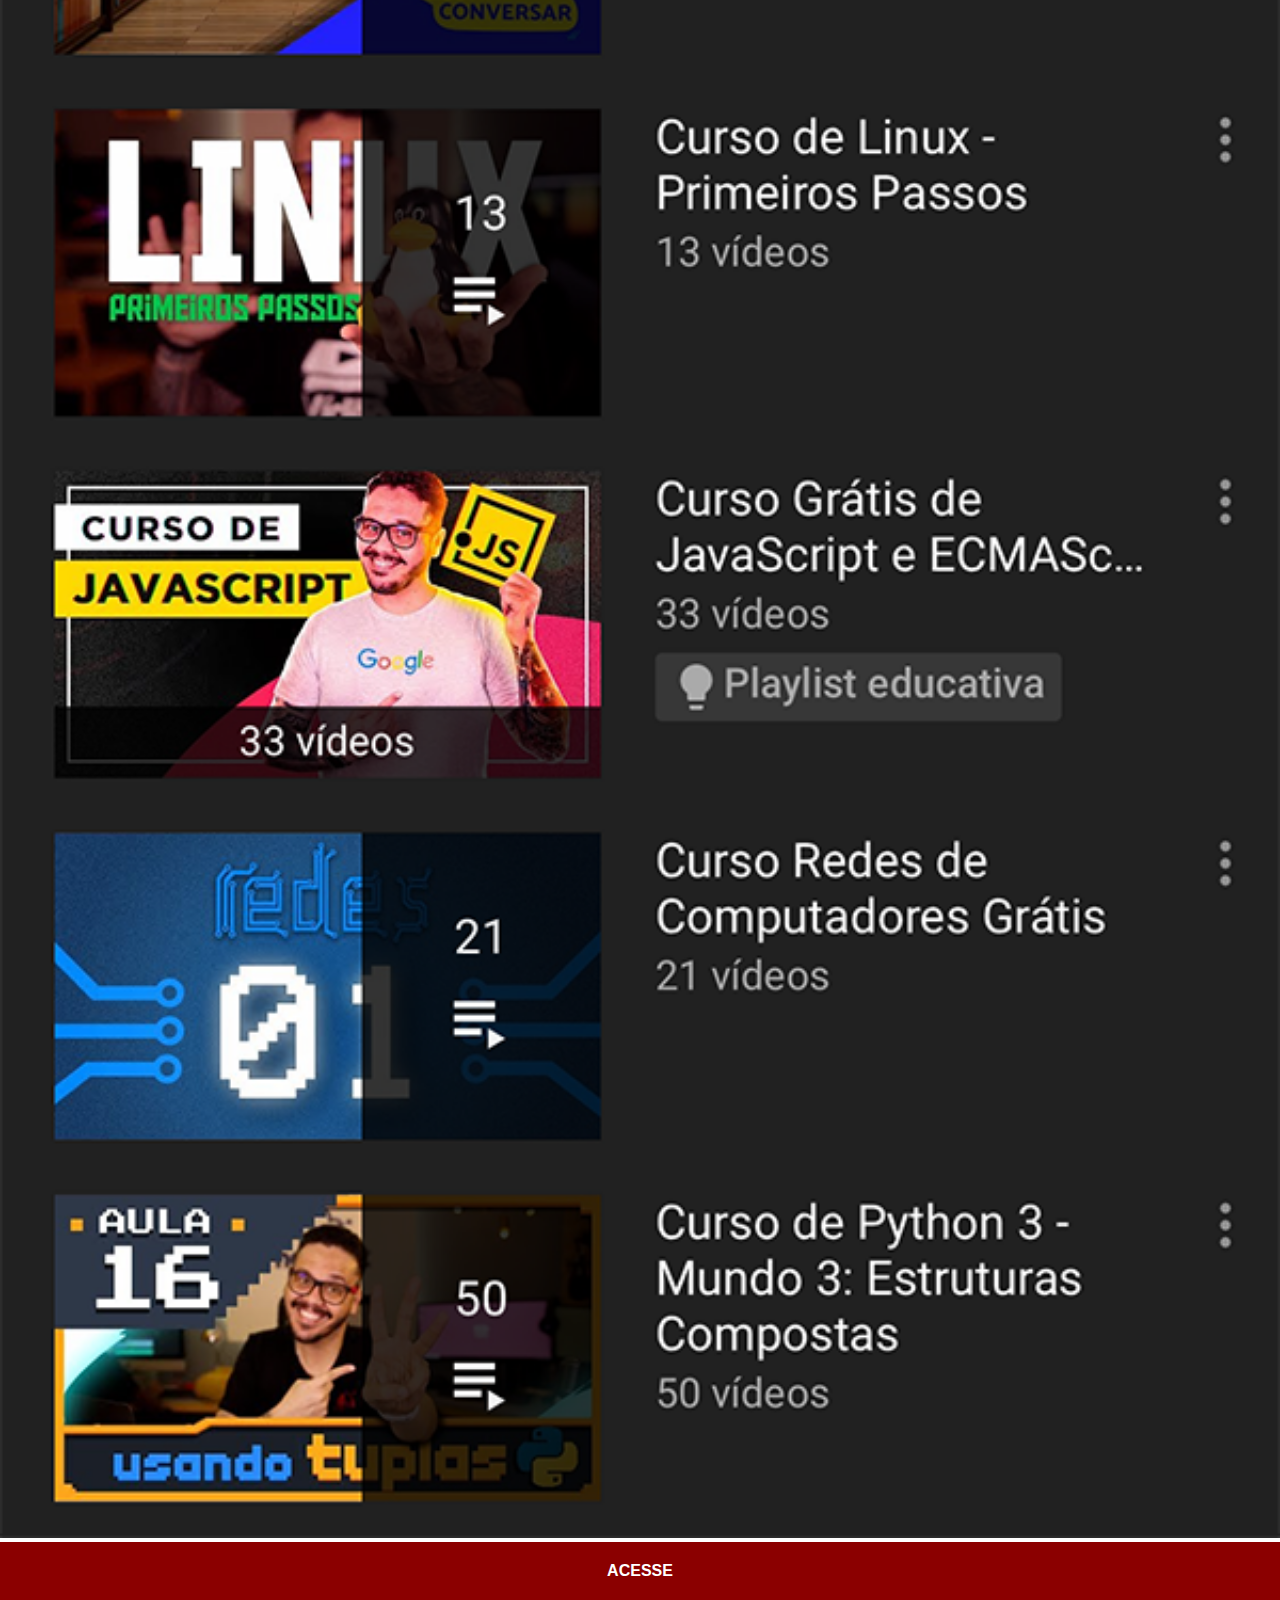
<file: youtube.html>
<!DOCTYPE html>
<html lang="pt-br">
<head>
    <meta charset="UTF-8">
    <meta http-equiv="X-UA-Compatible" content="IE=edge">
    <meta name="viewport" content="width=device-width, initial-scale=1.0">
    <title>Youtube</title>
    <link rel="stylesheet" href="estilos/socials.css">
</head>
<body>
    <img src="imagens/tela-youtube.png" alt="youtube">
    <a href="https://youtube.com/cursoemvideo" target="_blank">ACESSE</a>
</body>
</html>
</file>
<file: estilos/style.css>
@charset "UTF-8";

*{
    margin: 0px;
    padding: 0px;
    font-family: Arial, Helvetica, sans-serif;
}

html, body {
    height: 100vh;
    width: 100vw;
    background-color: #0000;
}

body{
    background: url(../imagens/fundo-madeira.jpg) no-repeat top center;
    background-size: cover;
    background-attachment: fixed;
}

main {
    height: 100vh;
    position: relative;
}

section#telefone {
    position: absolute;
    top: 50%;
    left: 50%;
    transform: translate(-50%, -50%);

    height: 627px;
    width: 311px;
    background: url(../imagens/frame-iphone.png) no-repeat;
}

iframe#tela {
    position: relative;
    top: 80px;
    left: 22px;
    width: 267px;
    height: 471px;
}


section#redes-sociais img{
    width: 50px;
    margin: 10px;
    box-sizing: border-box;
    border-radius: 50%;
    box-shadow: 2px 2px 5px rgba(0, 0, 0, 0.527);
}

section#redes-sociais a img:hover {
    border: 2px solid rgba(255, 255, 255, 0.596);
    transform: translate(-3px, -3px);
    box-shadow: 5px 5px 10px rgba(0, 0, 0, 0.575);
    transition: transform 0.4s;
}

section#redes-sociais {
    text-align: right;
}
</file>
<file: estilos/socials.css>
@charset "UTF-8";

*{
    margin: 0px;
    padding: 0px;
    font-family: Arial, Helvetica, sans-serif;
}

img {
    width: 100vw;
}

a {
    display: block;
    background-color: darkred;
    color: white;
    padding: 20px;
    text-align: center;
    font-weight: bolder;
    text-decoration: none;
}

a:hover {
    background-color: red;
}
</file>
